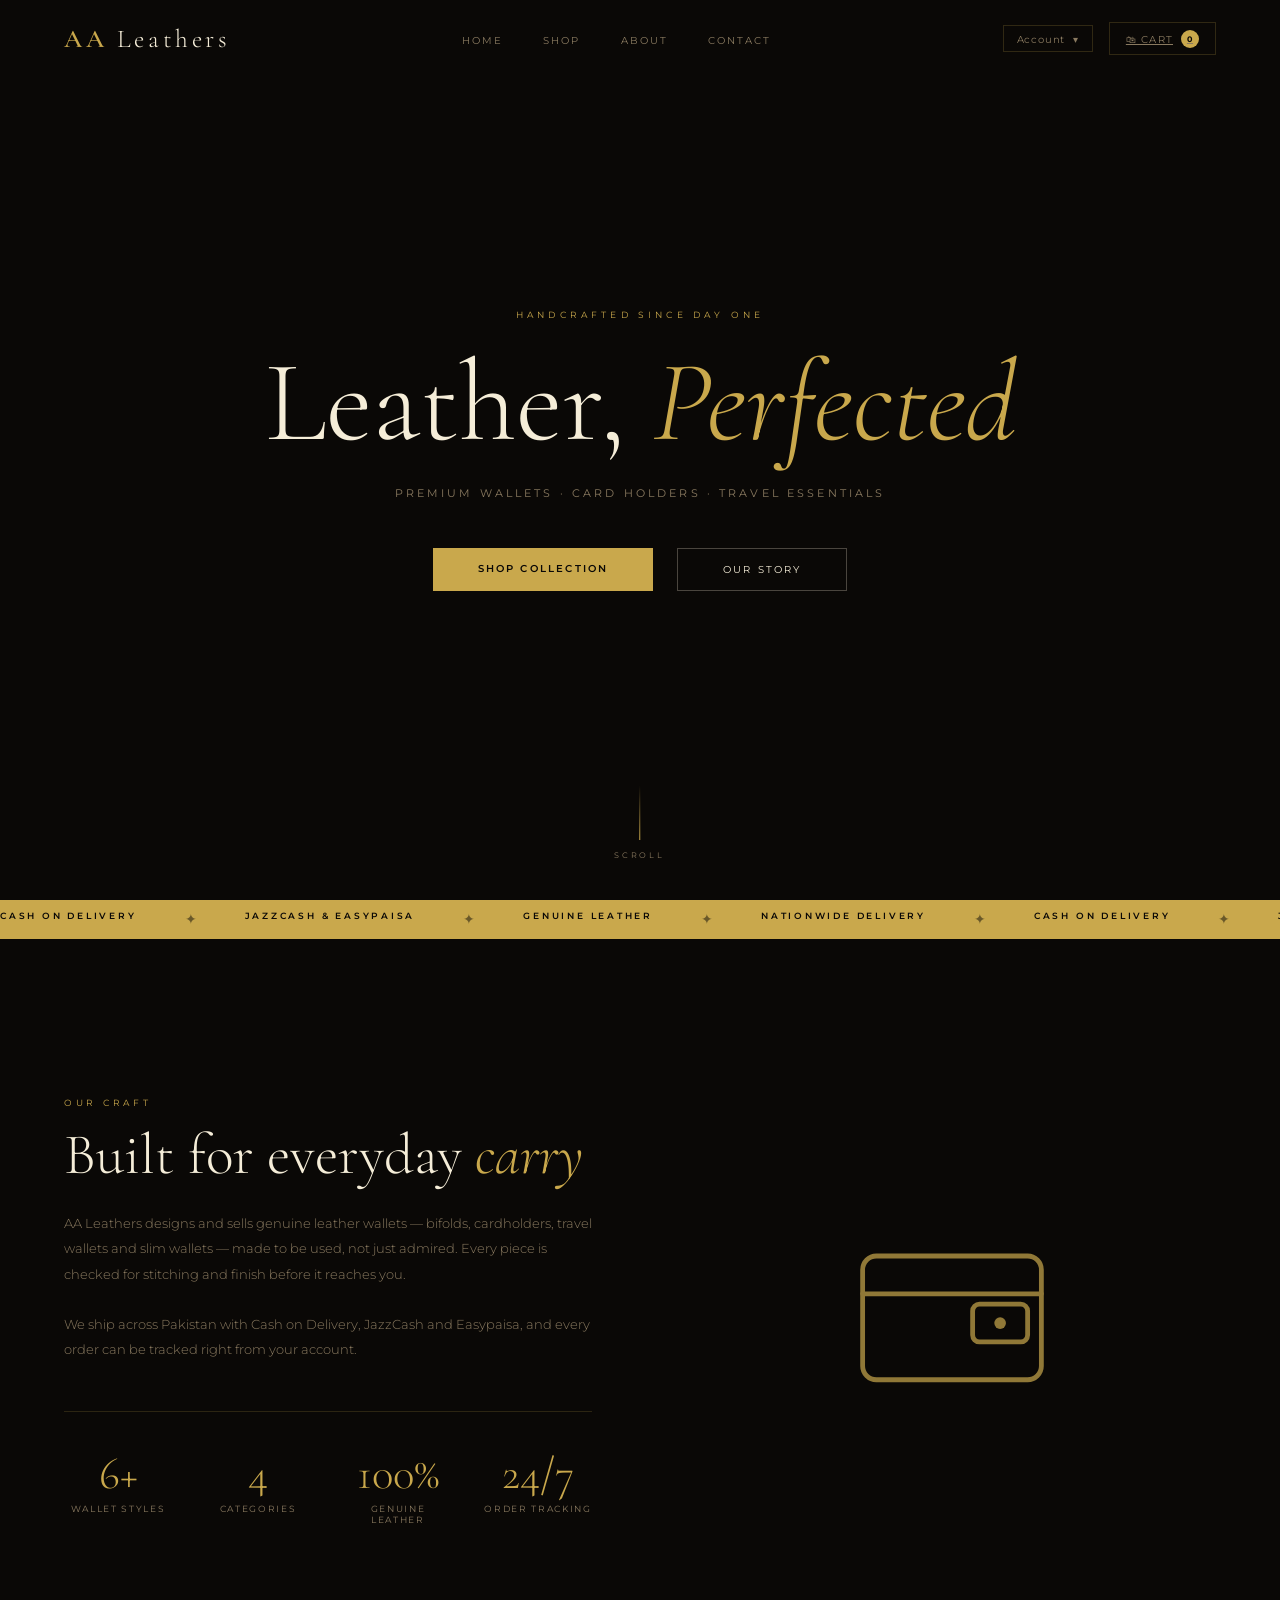
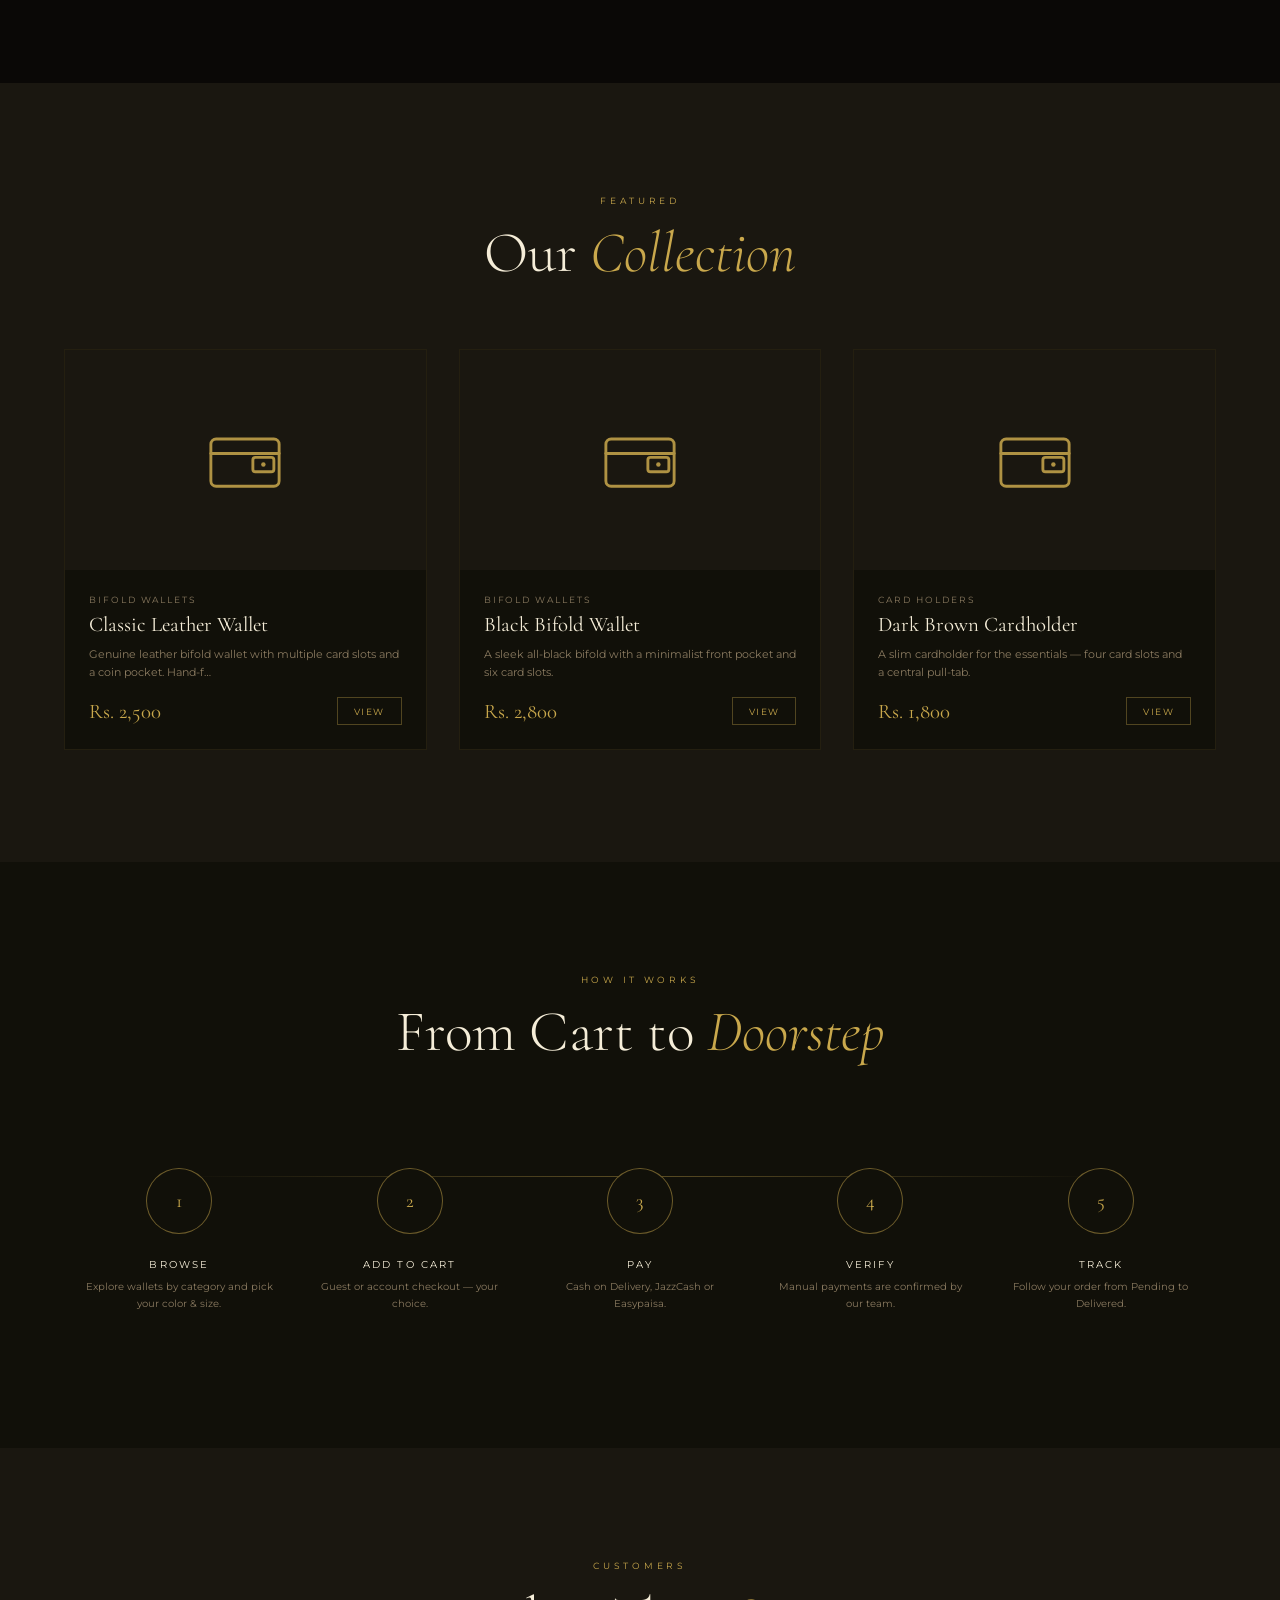
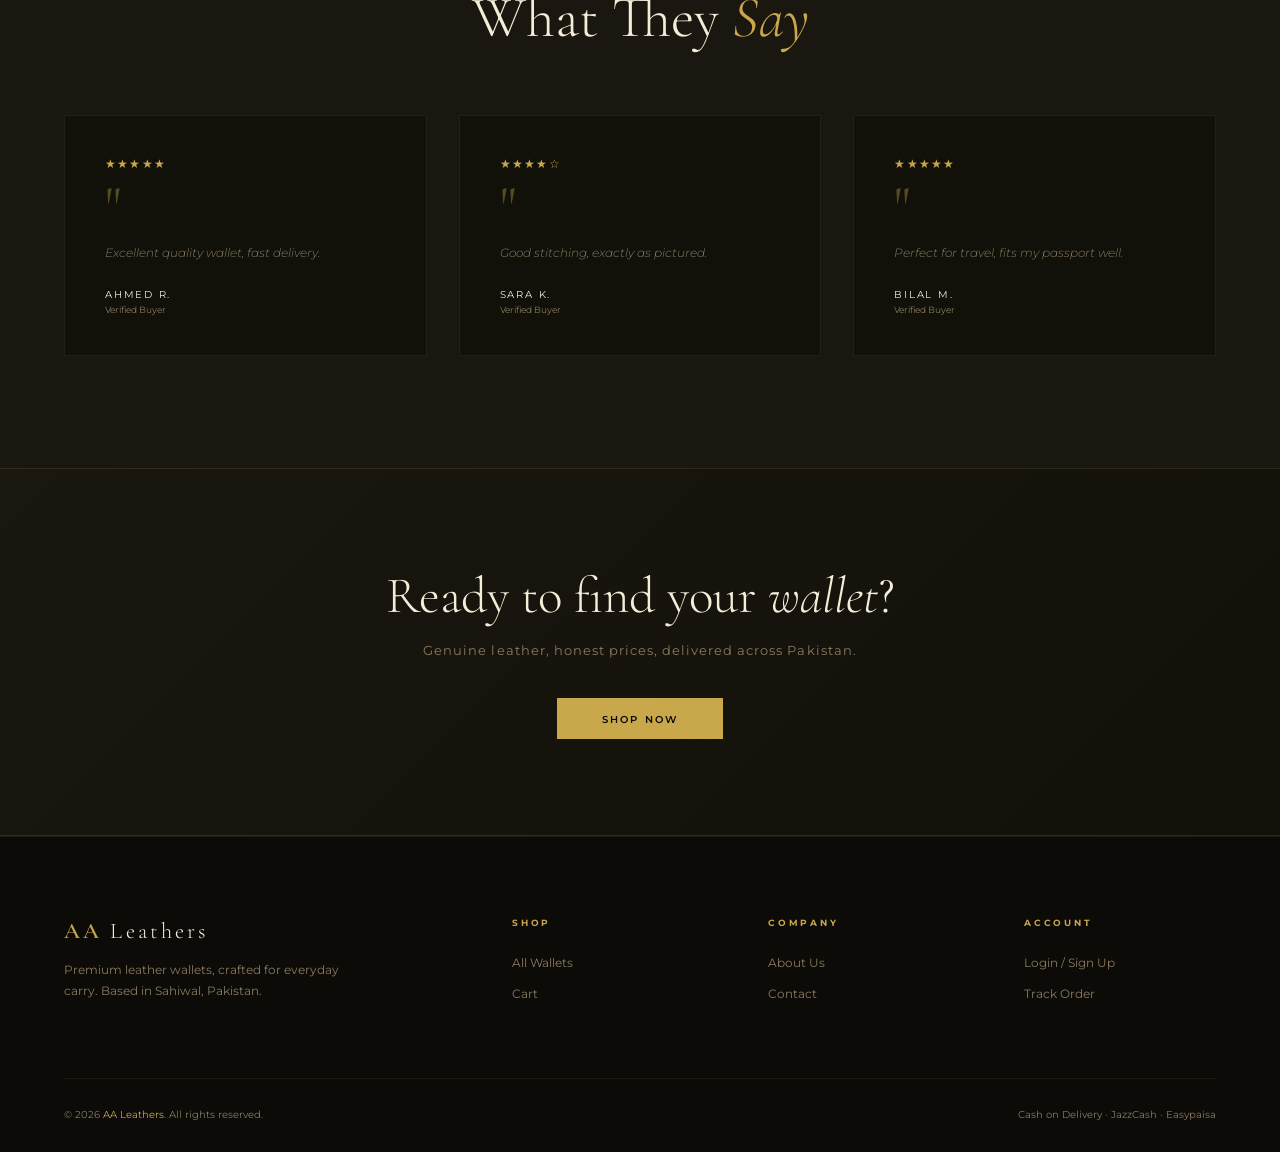
<file: index.html>
<!DOCTYPE html>
<html lang="en">
<head>
<meta charset="UTF-8">
<meta name="viewport" content="width=device-width, initial-scale=1.0">
<title>AA Leathers — Premium Leather Wallets</title>
<meta name="description" content="AA Leathers — handcrafted leather wallets, cardholders and travel wallets. Cash on Delivery, JazzCash & Easypaisa.">
<link href="https://fonts.googleapis.com/css2?family=Cormorant+Garamond:ital,wght@0,300;0,400;0,600;0,700;1,300;1,400&family=Montserrat:wght@200;300;400;500;600&display=swap" rel="stylesheet">
<link rel="stylesheet" href="css/style.css">
</head>
<body>

<nav id="navbar">
  <a href="index.html" class="nav-logo">AA<span> Leathers</span></a>
  <ul class="nav-links" id="navLinks">
    <li><a href="index.html">Home</a></li>
    <li><a href="products.html">Shop</a></li>
    <li><a href="about.html">About</a></li>
    <li><a href="contact.html">Contact</a></li>
  </ul>
  <div class="nav-right">
    <div class="account-menu" id="accountMenu">
      <button class="nav-user" id="accountToggle"><span id="accountLabel">Account</span> <span class="nav-user-label">▾</span></button>
      <div class="account-dropdown" id="accountDropdown">
        <a href="login.html">Login / Sign Up</a>
        <a href="user-profile.html">My Account</a>
      </div>
    </div>
    <a href="cart.html" class="nav-cart">🛍 Cart <span class="cart-badge" data-cart-count>0</span></a>
    <button class="nav-toggle" id="navToggle"><span></span><span></span><span></span></button>
  </div>
</nav>

<section id="hero">
  <div class="hero-content">
    <div class="hero-eyebrow">Handcrafted Since Day One</div>
    <h1 class="hero-title">Leather, <em>Perfected</em></h1>
    <div class="hero-subtitle">Premium Wallets · Card Holders · Travel Essentials</div>
    <div class="hero-actions">
      <a href="products.html" class="btn-gold" style="text-decoration:none;display:inline-block">Shop Collection</a>
      <a href="about.html" class="btn-outline" style="text-decoration:none;display:inline-block">Our Story</a>
    </div>
  </div>
  <div class="scroll-cue">
    <div class="scroll-line"></div>
    <div class="scroll-text">Scroll</div>
  </div>
</section>

<div class="marquee-band">
  <div class="marquee-inner">
    <span class="m-item">Cash on Delivery</span><span class="m-dot">✦</span>
    <span class="m-item">JazzCash &amp; Easypaisa</span><span class="m-dot">✦</span>
    <span class="m-item">Genuine Leather</span><span class="m-dot">✦</span>
    <span class="m-item">Nationwide Delivery</span><span class="m-dot">✦</span>
    <span class="m-item">Cash on Delivery</span><span class="m-dot">✦</span>
    <span class="m-item">JazzCash &amp; Easypaisa</span><span class="m-dot">✦</span>
    <span class="m-item">Genuine Leather</span><span class="m-dot">✦</span>
    <span class="m-item">Nationwide Delivery</span><span class="m-dot">✦</span>
  </div>
</div>

<section class="home-section">
  <div class="about-grid">
    <div class="about-body">
      <div class="sec-label">Our Craft</div>
      <h2 class="sec-title">Built for everyday <em>carry</em></h2>
      <p>AA Leathers designs and sells genuine leather wallets — bifolds, cardholders, travel wallets and slim wallets — made to be used, not just admired. Every piece is checked for stitching and finish before it reaches you.</p>
      <p>We ship across Pakistan with Cash on Delivery, JazzCash and Easypaisa, and every order can be tracked right from your account.</p>
      <div class="stats-row">
        <div class="stat-item"><div class="stat-num">6+</div><div class="stat-lbl">Wallet Styles</div></div>
        <div class="stat-item"><div class="stat-num">4</div><div class="stat-lbl">Categories</div></div>
        <div class="stat-item"><div class="stat-num">100%</div><div class="stat-lbl">Genuine Leather</div></div>
        <div class="stat-item"><div class="stat-num">24/7</div><div class="stat-lbl">Order Tracking</div></div>
      </div>
    </div>
    <div class="about-visual">
      <div class="wallet-icon" style="width:220px;height:220px;opacity:.7;margin:0 auto"><svg viewBox="0 0 64 64" class="wallet-icon-svg" fill="none" stroke="currentColor" stroke-width="1.4" stroke-linecap="round" stroke-linejoin="round"><rect x="6" y="16" width="52" height="36" rx="4"/><path d="M6 27h52"/><rect x="38" y="30" width="16" height="11" rx="2"/><circle cx="46" cy="35.5" r="1.7" fill="currentColor" stroke="none"/></svg></div>
    </div>
  </div>
</section>

<section class="home-section collections-section">
  <div class="sec-header">
    <div class="sec-label" style="justify-content:center;display:flex">Featured</div>
    <h2 class="sec-title">Our <em>Collection</em></h2>
  </div>
  <div class="home-grid" id="featuredGrid"></div>
</section>

<section class="home-section process-section">
  <div class="sec-label" style="justify-content:center;display:flex">How It Works</div>
  <h2 class="sec-title">From Cart to <em>Doorstep</em></h2>
  <div class="process-row">
    <div class="proc-step"><div class="proc-num">1</div><div class="proc-title">Browse</div><div class="proc-desc">Explore wallets by category and pick your color &amp; size.</div></div>
    <div class="proc-step"><div class="proc-num">2</div><div class="proc-title">Add to Cart</div><div class="proc-desc">Guest or account checkout — your choice.</div></div>
    <div class="proc-step"><div class="proc-num">3</div><div class="proc-title">Pay</div><div class="proc-desc">Cash on Delivery, JazzCash or Easypaisa.</div></div>
    <div class="proc-step"><div class="proc-num">4</div><div class="proc-title">Verify</div><div class="proc-desc">Manual payments are confirmed by our team.</div></div>
    <div class="proc-step"><div class="proc-num">5</div><div class="proc-title">Track</div><div class="proc-desc">Follow your order from Pending to Delivered.</div></div>
  </div>
</section>

<section class="home-section reviews-section">
  <div class="sec-header">
    <div class="sec-label" style="justify-content:center;display:flex">Customers</div>
    <h2 class="sec-title">What They <em>Say</em></h2>
  </div>
  <div class="reviews-grid" id="reviewsGrid"></div>
</section>

<section class="cta-banner">
  <h2>Ready to find your <em>wallet</em>?</h2>
  <p>Genuine leather, honest prices, delivered across Pakistan.</p>
  <a href="products.html" class="btn-gold" style="text-decoration:none;display:inline-block">Shop Now</a>
</section>

<footer>
  <div class="footer-grid">
    <div class="footer-brand">
      <a href="index.html" class="nav-logo">AA<span> Leathers</span></a>
      <p>Premium leather wallets, crafted for everyday carry. Based in Sahiwal, Pakistan.</p>
    </div>
    <div class="footer-col"><h4>Shop</h4><ul>
      <li><a href="products.html">All Wallets</a></li>
      <li><a href="cart.html">Cart</a></li>
    </ul></div>
    <div class="footer-col"><h4>Company</h4><ul>
      <li><a href="about.html">About Us</a></li>
      <li><a href="contact.html">Contact</a></li>
    </ul></div>
    <div class="footer-col"><h4>Account</h4><ul>
      <li><a href="login.html">Login / Sign Up</a></li>
      <li><a href="user-profile.html">Track Order</a></li>
    </ul></div>
  </div>
  <div class="footer-bottom">
    <div class="footer-copy">© 2026 <span>AA Leathers</span>. All rights reserved.</div>
    <div class="footer-copy">Cash on Delivery · JazzCash · Easypaisa</div>
  </div>
</footer>

<script src="js/data.js"></script>
<script src="js/ui.js"></script>
<script src="js/home.js"></script>
</body>
</html>
</file>
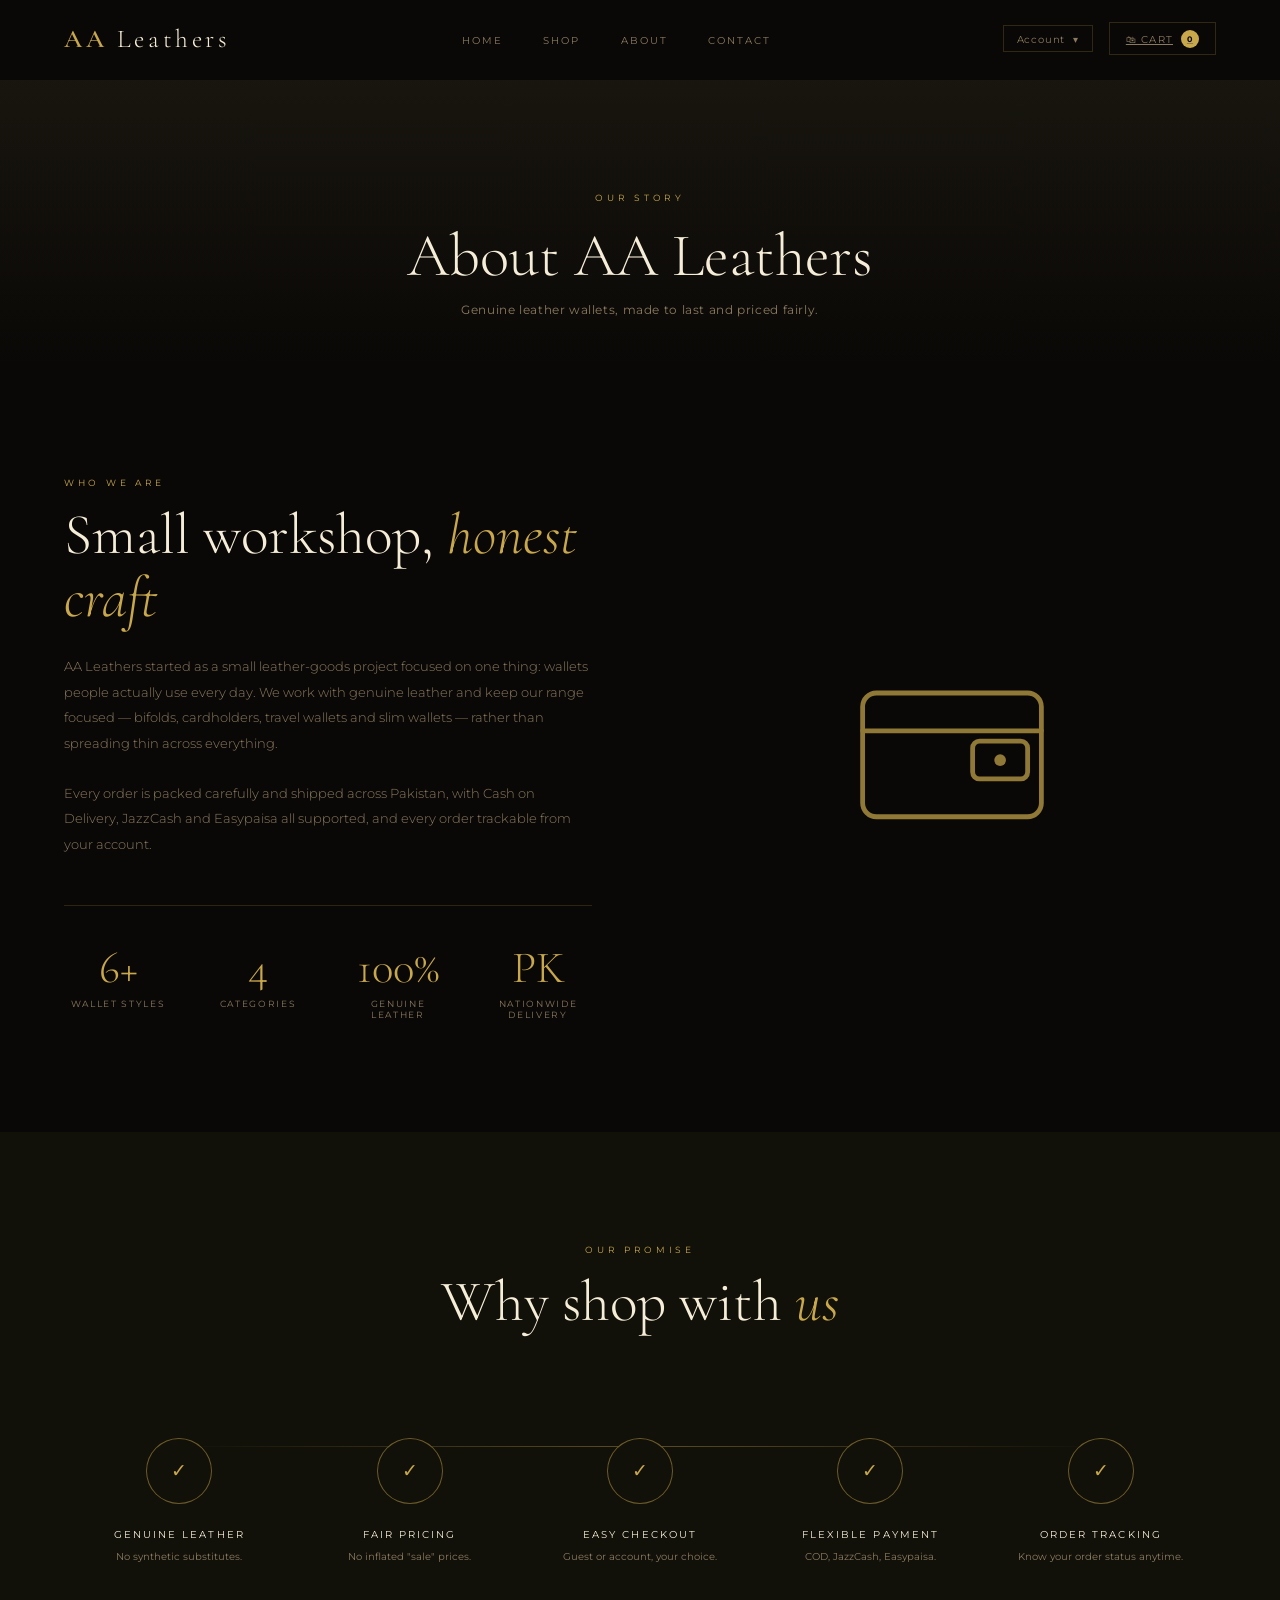
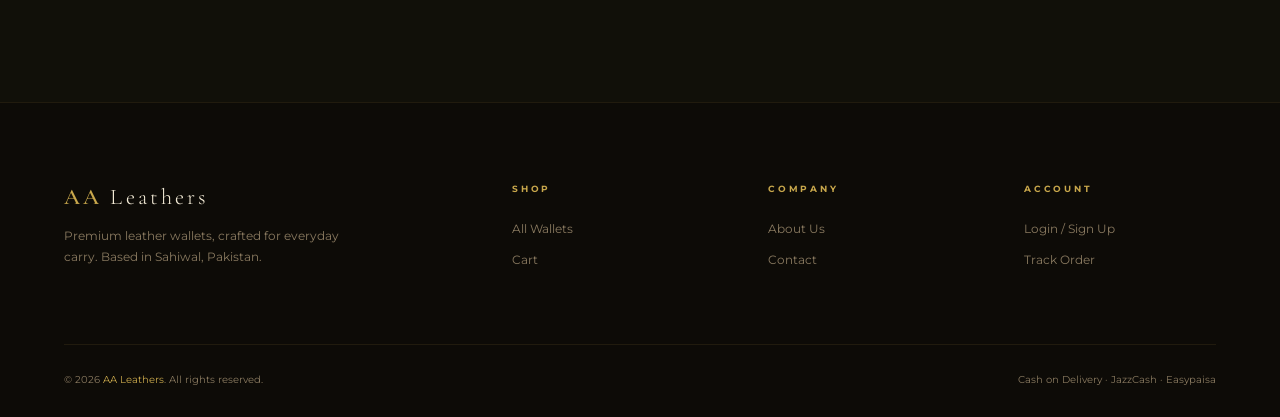
<file: about.html>
<!DOCTYPE html>
<html lang="en">
<head>
<meta charset="UTF-8">
<meta name="viewport" content="width=device-width, initial-scale=1.0">
<title>About Us — AA Leathers</title>
<link href="https://fonts.googleapis.com/css2?family=Cormorant+Garamond:ital,wght@0,300;0,400;0,600;0,700;1,300;1,400&family=Montserrat:wght@200;300;400;500;600&display=swap" rel="stylesheet">
<link rel="stylesheet" href="css/style.css">
</head>
<body>

<nav id="navbar">
  <a href="index.html" class="nav-logo">AA<span> Leathers</span></a>
  <ul class="nav-links" id="navLinks">
    <li><a href="index.html">Home</a></li>
    <li><a href="products.html">Shop</a></li>
    <li><a href="about.html">About</a></li>
    <li><a href="contact.html">Contact</a></li>
  </ul>
  <div class="nav-right">
    <div class="account-menu" id="accountMenu">
      <button class="nav-user" id="accountToggle"><span id="accountLabel">Account</span> <span class="nav-user-label">▾</span></button>
      <div class="account-dropdown" id="accountDropdown">
        <a href="login.html">Login / Sign Up</a>
        <a href="user-profile.html">My Account</a>
      </div>
    </div>
    <a href="cart.html" class="nav-cart">🛍 Cart <span class="cart-badge" data-cart-count>0</span></a>
    <button class="nav-toggle" id="navToggle"><span></span><span></span><span></span></button>
  </div>
</nav>

<div style="padding-top:80px">
  <div class="page-header">
    <div class="sec-label">Our Story</div>
    <h1>About AA Leathers</h1>
    <p>Genuine leather wallets, made to last and priced fairly.</p>
  </div>

  <section class="home-section">
    <div class="about-grid">
      <div class="about-body">
        <div class="sec-label">Who We Are</div>
        <h2 class="sec-title">Small workshop, <em>honest craft</em></h2>
        <p>AA Leathers started as a small leather-goods project focused on one thing: wallets people actually use every day. We work with genuine leather and keep our range focused — bifolds, cardholders, travel wallets and slim wallets — rather than spreading thin across everything.</p>
        <p>Every order is packed carefully and shipped across Pakistan, with Cash on Delivery, JazzCash and Easypaisa all supported, and every order trackable from your account.</p>
        <div class="stats-row">
          <div class="stat-item"><div class="stat-num">6+</div><div class="stat-lbl">Wallet Styles</div></div>
          <div class="stat-item"><div class="stat-num">4</div><div class="stat-lbl">Categories</div></div>
          <div class="stat-item"><div class="stat-num">100%</div><div class="stat-lbl">Genuine Leather</div></div>
          <div class="stat-item"><div class="stat-num">PK</div><div class="stat-lbl">Nationwide Delivery</div></div>
        </div>
      </div>
      <div class="about-visual">
        <div class="wallet-icon" style="width:220px;height:220px;opacity:.7;margin:0 auto"><svg viewBox="0 0 64 64" class="wallet-icon-svg" fill="none" stroke="currentColor" stroke-width="1.4" stroke-linecap="round" stroke-linejoin="round"><rect x="6" y="16" width="52" height="36" rx="4"/><path d="M6 27h52"/><rect x="38" y="30" width="16" height="11" rx="2"/><circle cx="46" cy="35.5" r="1.7" fill="currentColor" stroke="none"/></svg></div>
      </div>
    </div>
  </section>

  <section class="home-section process-section">
    <div class="sec-label" style="justify-content:center;display:flex">Our Promise</div>
    <h2 class="sec-title">Why shop with <em>us</em></h2>
    <div class="process-row">
      <div class="proc-step"><div class="proc-num">✓</div><div class="proc-title">Genuine Leather</div><div class="proc-desc">No synthetic substitutes.</div></div>
      <div class="proc-step"><div class="proc-num">✓</div><div class="proc-title">Fair Pricing</div><div class="proc-desc">No inflated "sale" prices.</div></div>
      <div class="proc-step"><div class="proc-num">✓</div><div class="proc-title">Easy Checkout</div><div class="proc-desc">Guest or account, your choice.</div></div>
      <div class="proc-step"><div class="proc-num">✓</div><div class="proc-title">Flexible Payment</div><div class="proc-desc">COD, JazzCash, Easypaisa.</div></div>
      <div class="proc-step"><div class="proc-num">✓</div><div class="proc-title">Order Tracking</div><div class="proc-desc">Know your order status anytime.</div></div>
    </div>
  </section>
</div>

<footer>
  <div class="footer-grid">
    <div class="footer-brand">
      <a href="index.html" class="nav-logo">AA<span> Leathers</span></a>
      <p>Premium leather wallets, crafted for everyday carry. Based in Sahiwal, Pakistan.</p>
    </div>
    <div class="footer-col"><h4>Shop</h4><ul>
      <li><a href="products.html">All Wallets</a></li>
      <li><a href="cart.html">Cart</a></li>
    </ul></div>
    <div class="footer-col"><h4>Company</h4><ul>
      <li><a href="about.html">About Us</a></li>
      <li><a href="contact.html">Contact</a></li>
    </ul></div>
    <div class="footer-col"><h4>Account</h4><ul>
      <li><a href="login.html">Login / Sign Up</a></li>
      <li><a href="user-profile.html">Track Order</a></li>
    </ul></div>
  </div>
  <div class="footer-bottom">
    <div class="footer-copy">© 2026 <span>AA Leathers</span>. All rights reserved.</div>
    <div class="footer-copy">Cash on Delivery · JazzCash · Easypaisa</div>
  </div>
</footer>

<script src="js/data.js"></script>
<script src="js/ui.js"></script>
</body>
</html>
</file>
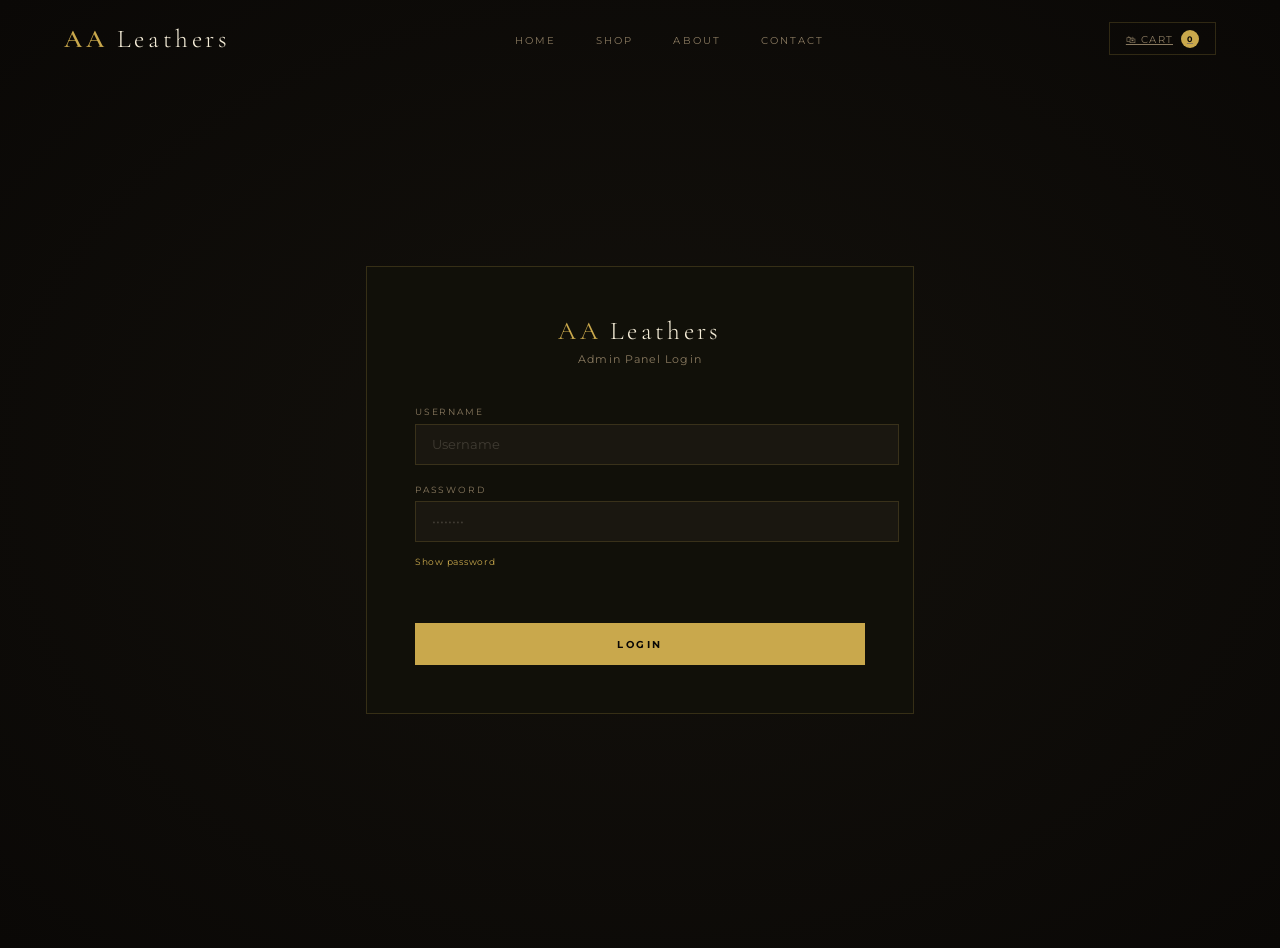
<file: admin-inventory.html>
<!DOCTYPE html>
<html lang="en">
<head>
<meta charset="UTF-8">
<meta name="viewport" content="width=device-width, initial-scale=1.0">
<title>Inventory — AA Leathers Admin</title>
<link href="https://fonts.googleapis.com/css2?family=Cormorant+Garamond:ital,wght@0,300;0,400;0,600;0,700;1,300;1,400&family=Montserrat:wght@200;300;400;500;600&display=swap" rel="stylesheet">
<link rel="stylesheet" href="css/style.css">
</head>
<body>

<nav id="navbar">
  <a href="index.html" class="nav-logo">AA<span> Leathers</span></a>
  <ul class="nav-links" id="navLinks">
    <li><a href="admin.html">Dashboard</a></li>
    <li><a href="admin-inventory.html">Inventory</a></li>
    <li><a href="admin-profile.html">Profile</a></li>
    <li><a href="index.html">View Store</a></li>
  </ul>
  <div class="nav-right">
    <span id="accountLabel" style="font-size:.62rem;letter-spacing:.1em;color:var(--muted)"></span>
    <button class="nav-btn" onclick="doAdminLogout()">Logout</button>
    <button class="nav-toggle" id="navToggle"><span></span><span></span><span></span></button>
  </div>
</nav>

<div style="padding-top:80px">
  <div class="page-header" style="padding-top:3rem">
    <div class="sec-label">Admin Panel</div>
    <h1>Inventory Manager</h1>
    <p>Manage products, categories, variants, images and stock.</p>
  </div>

  <section class="home-section" style="padding-top:1rem">

    <!-- Categories -->
    <div class="co-section">
      <div class="co-sec-lbl">Categories</div>
      <div class="inline-actions" id="categoryChips" style="margin-bottom:1rem"></div>
      <div style="display:flex;gap:.6rem;max-width:420px">
        <input class="f-inp" id="newCategoryName" placeholder="New category name">
        <button class="nav-btn solid" style="white-space:nowrap" onclick="addCategory()">Add</button>
      </div>
    </div>

    <!-- Product Form -->
    <div class="co-section">
      <div class="co-sec-lbl" id="formTitle">Add New Product</div>
      <input type="hidden" id="productId">
      <div class="admin-form-grid" style="margin-bottom:1rem">
        <div class="form-group"><label class="f-lbl">Product Name</label><input class="f-inp" id="productName" placeholder="e.g. Classic Leather Wallet"></div>
        <div class="form-group"><label class="f-lbl">Article Number</label><input class="f-inp" id="productArticle" placeholder="e.g. AA107"></div>
        <div class="form-group"><label class="f-lbl">Category</label><select class="co-select" id="productCategory"></select></div>
        <div class="form-group"><label class="f-lbl">Price (Rs.)</label><input class="f-inp" type="number" id="productPrice" placeholder="e.g. 2500"></div>
        <div class="form-group">
          <label class="f-lbl">Active</label>
          <select class="co-select" id="productActive"><option value="true">Active</option><option value="false">Deactivated</option></select>
        </div>
      </div>
      <div class="form-group" style="margin-bottom:1rem">
        <label class="f-lbl">Description</label>
        <textarea class="f-inp" id="productDescription" placeholder="Short description"></textarea>
      </div>
      <div class="form-group" style="margin-bottom:1.5rem">
        <label class="f-lbl">Product Photos (optional — compressed &amp; stored locally)</label>
        <input class="f-inp" type="file" id="productImages" accept="image/*" multiple>
        <div class="inline-actions" id="imagePreviews" style="margin-top:.7rem"></div>
      </div>

      <div class="co-sec-lbl">Variants (Color / Size / Stock)</div>
      <div class="admin-form-grid" style="grid-template-columns:1fr 1fr 1fr auto;margin-bottom:.8rem">
        <div class="form-group"><input class="f-inp" id="variantColor" placeholder="Color e.g. Black"></div>
        <div class="form-group"><input class="f-inp" id="variantSize" placeholder="Size e.g. Standard"></div>
        <div class="form-group"><input class="f-inp" type="number" id="variantStock" placeholder="Stock e.g. 10"></div>
        <div class="form-group"><button class="admin-form-btn" style="margin-top:0" onclick="addVariantRow()">Add Variant</button></div>
      </div>
      <div class="table-wrap" style="margin-bottom:1.5rem">
        <table class="admin-table">
          <thead><tr><th>Color</th><th>Size</th><th>Stock</th><th>Variant Image</th><th></th></tr></thead>
          <tbody id="variantsTbody"></tbody>
        </table>
      </div>

      <div class="inline-actions">
        <button class="admin-form-btn" onclick="saveProduct()">Save Product</button>
        <button class="admin-form-btn" style="background:transparent;border:1px solid rgba(201,168,76,0.3);color:var(--gold)" onclick="resetProductForm()">Clear Form</button>
      </div>
    </div>

    <!-- Inventory Table -->
    <div class="co-section">
      <div class="co-sec-lbl">All Products</div>
      <div class="table-wrap">
        <table class="admin-table">
          <thead><tr><th></th><th>Name</th><th>Category</th><th>Price</th><th>Total Stock</th><th>Status</th><th>Actions</th></tr></thead>
          <tbody id="inventoryTbody"></tbody>
        </table>
      </div>
    </div>

  </section>
</div>

<script src="js/data.js"></script>
<script src="js/ui.js"></script>
<script src="js/admin-auth.js"></script>
<script src="js/inventory.js"></script>
</body>
</html>
</file>
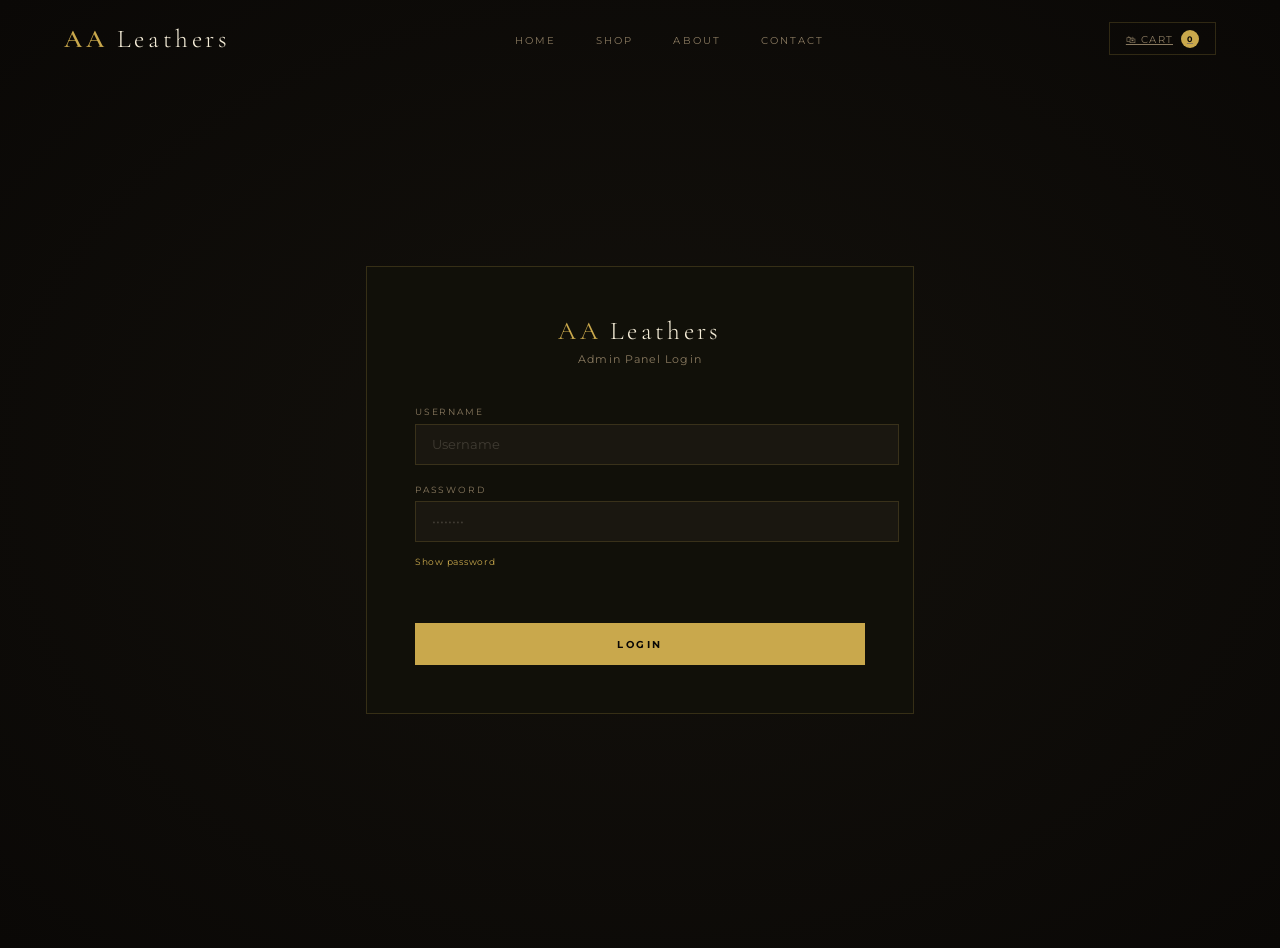
<file: admin-profile.html>
<!DOCTYPE html>
<html lang="en">
<head>
<meta charset="UTF-8">
<meta name="viewport" content="width=device-width, initial-scale=1.0">
<title>Admin Profile — AA Leathers</title>
<link href="https://fonts.googleapis.com/css2?family=Cormorant+Garamond:ital,wght@0,300;0,400;0,600;0,700;1,300;1,400&family=Montserrat:wght@200;300;400;500;600&display=swap" rel="stylesheet">
<link rel="stylesheet" href="css/style.css">
</head>
<body>

<nav id="navbar">
  <a href="index.html" class="nav-logo">AA<span> Leathers</span></a>
  <ul class="nav-links" id="navLinks">
    <li><a href="admin.html">Dashboard</a></li>
    <li><a href="admin-inventory.html">Inventory</a></li>
    <li><a href="admin-profile.html">Profile</a></li>
    <li><a href="index.html">View Store</a></li>
  </ul>
  <div class="nav-right">
    <span id="accountLabel" style="font-size:.62rem;letter-spacing:.1em;color:var(--muted)"></span>
    <button class="nav-btn" onclick="doAdminLogout()">Logout</button>
    <button class="nav-toggle" id="navToggle"><span></span><span></span><span></span></button>
  </div>
</nav>

<div style="padding-top:80px">
  <div class="page-header" style="padding-top:3rem">
    <div class="sec-label">Admin Panel</div>
    <h1>My Profile</h1>
    <p>Update your admin account details.</p>
  </div>

  <section class="home-section" style="padding-top:1rem;max-width:600px;margin:0 auto">
    <div class="co-section">
      <div class="co-sec-lbl">Account Details</div>
      <div class="f-grp" style="margin-bottom:1rem"><label class="f-lbl">Full Name</label><input class="f-inp" id="apName"></div>
      <div class="f-grp" style="margin-bottom:1rem"><label class="f-lbl">Email</label><input class="f-inp" id="apEmail"></div>
      <div class="f-grp" style="margin-bottom:1.5rem"><label class="f-lbl">New Password (leave blank to keep current)</label><input class="f-inp" type="password" id="apPassword" placeholder="••••••••"><div class="password-actions"><button type="button" class="show-password-btn" onclick="togglePassword('apPassword', this)">Show password</button></div></div>
      <button class="profile-save-btn" onclick="saveAdminProfile()">Save Changes</button>
    </div>
  </section>
</div>

<script src="js/data.js"></script>
<script src="js/ui.js"></script>
<script src="js/admin-auth.js"></script>
<script>
const _admin = requireAdmin();
if (_admin) {
  document.getElementById('apName').value = _admin.name;
  document.getElementById('apEmail').value = _admin.email;
}
function saveAdminProfile() {
  const admin = AA.adminSession();
  admin.name = document.getElementById('apName').value.trim();
  admin.email = document.getElementById('apEmail').value.trim();
  const pw = document.getElementById('apPassword').value;
  if (pw) admin.password = pw;
  AA.saveAdmins([admin]);
  AA.setAdminSession(admin);
  toast('Profile updated', 'success');
}
</script>
</body>
</html>
</file>
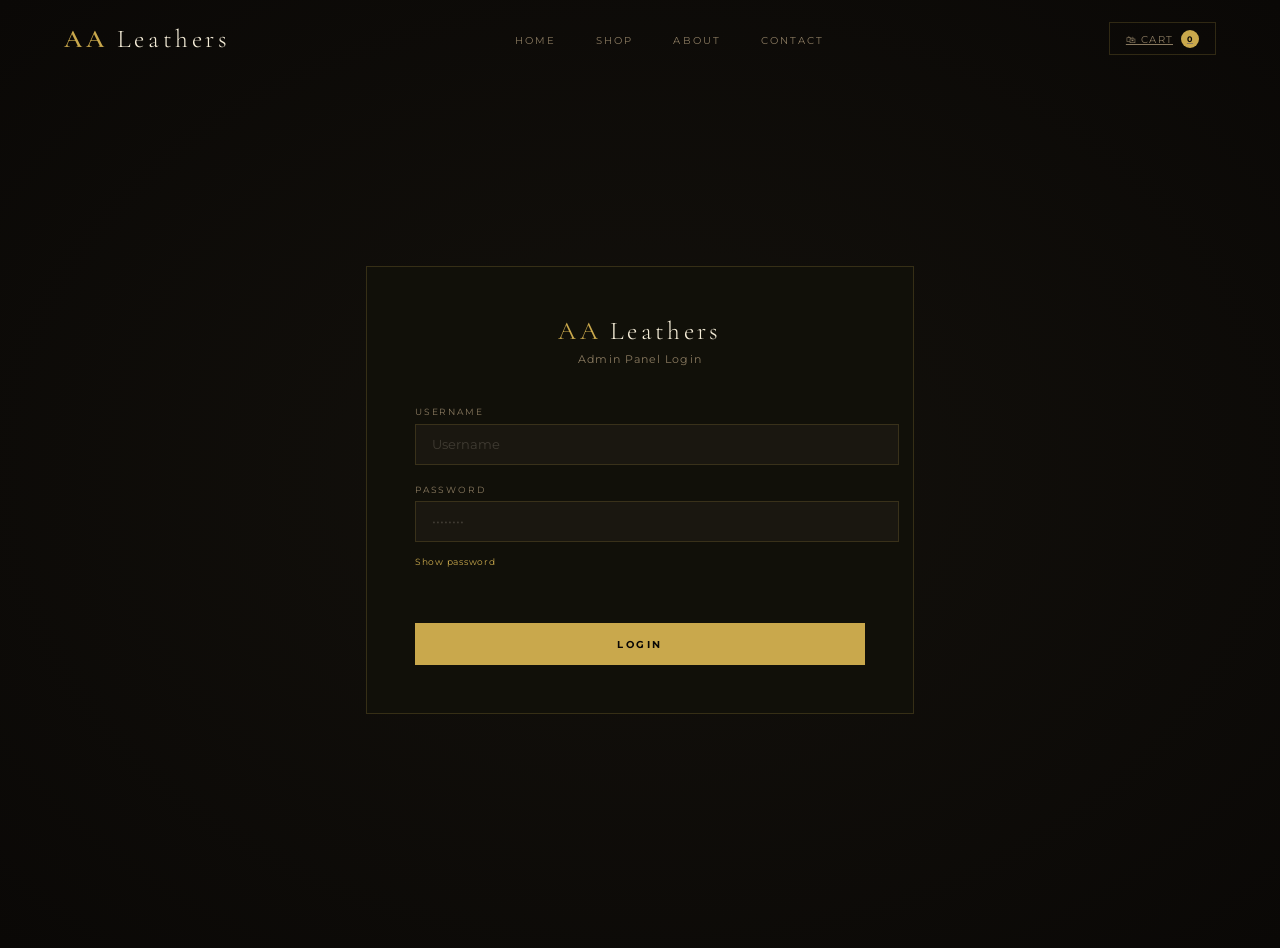
<file: admin.html>
<!DOCTYPE html>
<html lang="en">
<head>
<meta charset="UTF-8">
<meta name="viewport" content="width=device-width, initial-scale=1.0">
<title>Admin Dashboard — AA Leathers</title>
<link href="https://fonts.googleapis.com/css2?family=Cormorant+Garamond:ital,wght@0,300;0,400;0,600;0,700;1,300;1,400&family=Montserrat:wght@200;300;400;500;600&display=swap" rel="stylesheet">
<link rel="stylesheet" href="css/style.css">
</head>
<body>

<nav id="navbar">
  <a href="index.html" class="nav-logo">AA<span> Leathers</span></a>
  <ul class="nav-links" id="navLinks">
    <li><a href="admin.html">Dashboard</a></li>
    <li><a href="admin-inventory.html">Inventory</a></li>
    <li><a href="admin-profile.html">Profile</a></li>
    <li><a href="index.html">View Store</a></li>
  </ul>
  <div class="nav-right">
    <span id="accountLabel" style="font-size:.62rem;letter-spacing:.1em;color:var(--muted)"></span>
    <button class="nav-btn" onclick="doAdminLogout()">Logout</button>
    <button class="nav-toggle" id="navToggle"><span></span><span></span><span></span></button>
  </div>
</nav>

<div style="padding-top:80px">
  <div class="page-header" style="padding-top:3rem">
    <div class="sec-label">Admin Panel</div>
    <h1>Dashboard</h1>
    <p>Orders, payment verification, and delivery charges.</p>
  </div>

  <section class="home-section" style="padding-top:1rem">
    <div class="admin-stats">
      <div class="admin-stat"><div class="admin-stat-num" id="statProducts">0</div><div class="admin-stat-lbl">Products</div></div>
      <div class="admin-stat"><div class="admin-stat-num" id="statOrders">0</div><div class="admin-stat-lbl">Orders</div></div>
      <div class="admin-stat"><div class="admin-stat-num" id="statUsers">0</div><div class="admin-stat-lbl">Customers</div></div>
      <div class="admin-stat"><div class="admin-stat-num" id="statRevenue">0</div><div class="admin-stat-lbl">Revenue (PKR)</div></div>
    </div>

    <div class="admin-tabs">
      <button class="admin-tab active" id="tabOrders" onclick="switchAdminTab('orders')">Orders &amp; Payments</button>
      <button class="admin-tab" id="tabDelivery" onclick="switchAdminTab('delivery')">Delivery Charges</button>
      <button class="admin-tab" id="tabCustomers" onclick="switchAdminTab('customers')">Customers</button>
      <button class="admin-tab" id="tabReviews" onclick="switchAdminTab('reviews')">Reviews</button>
    </div>

    <div class="admin-section active" id="section-orders">
      <div class="table-wrap">
        <table class="admin-table">
          <thead><tr><th>Order ID</th><th>Customer</th><th>Total</th><th>Method</th><th>Payment</th><th>Status</th><th>Proof</th><th>Actions</th></tr></thead>
          <tbody id="ordersTbody"></tbody>
        </table>
      </div>
    </div>

    <div class="admin-section" id="section-delivery">
      <p class="section-note">Set the delivery charge applied per region at checkout (FR-17).</p>
      <div class="admin-form-grid" id="deliveryFormGrid" style="margin-bottom:1.5rem"></div>
      <div class="admin-form-grid">
        <div class="form-group"><label class="f-lbl">New Region Name</label><input class="f-inp" id="newRegionName" placeholder="e.g. Lahore"></div>
        <div class="form-group"><label class="f-lbl">Charge (Rs.)</label><input class="f-inp" type="number" id="newRegionCharge" placeholder="e.g. 250"></div>
      </div>
      <button class="admin-form-btn" onclick="addDeliveryRegion()">Add Region</button>
    </div>

    <div class="admin-section" id="section-customers">
      <div class="table-wrap">
        <table class="admin-table">
          <thead><tr><th>Name</th><th>Phone</th><th>Email</th><th>Orders</th><th>Joined</th></tr></thead>
          <tbody id="customersTbody"></tbody>
        </table>
      </div>

      <div class="admin-section" id="section-reviews">
        <div class="table-wrap">
          <table class="admin-table">
            <thead><tr><th>Product</th><th>Customer</th><th>Rating</th><th>Review</th><th>Date</th><th></th></tr></thead>
            <tbody id="reviewsTbody"></tbody>
          </table>
        </div>
      </div>
    </div>
  </section>
</div>

  <div id="orderDetailModal" class="order-detail-modal" aria-hidden="true"></div>

  <script src="js/data.js"></script>
<script src="js/ui.js"></script>
<script src="js/admin-auth.js"></script>
<script src="js/admin.js"></script>
</body>
</html>
</file>
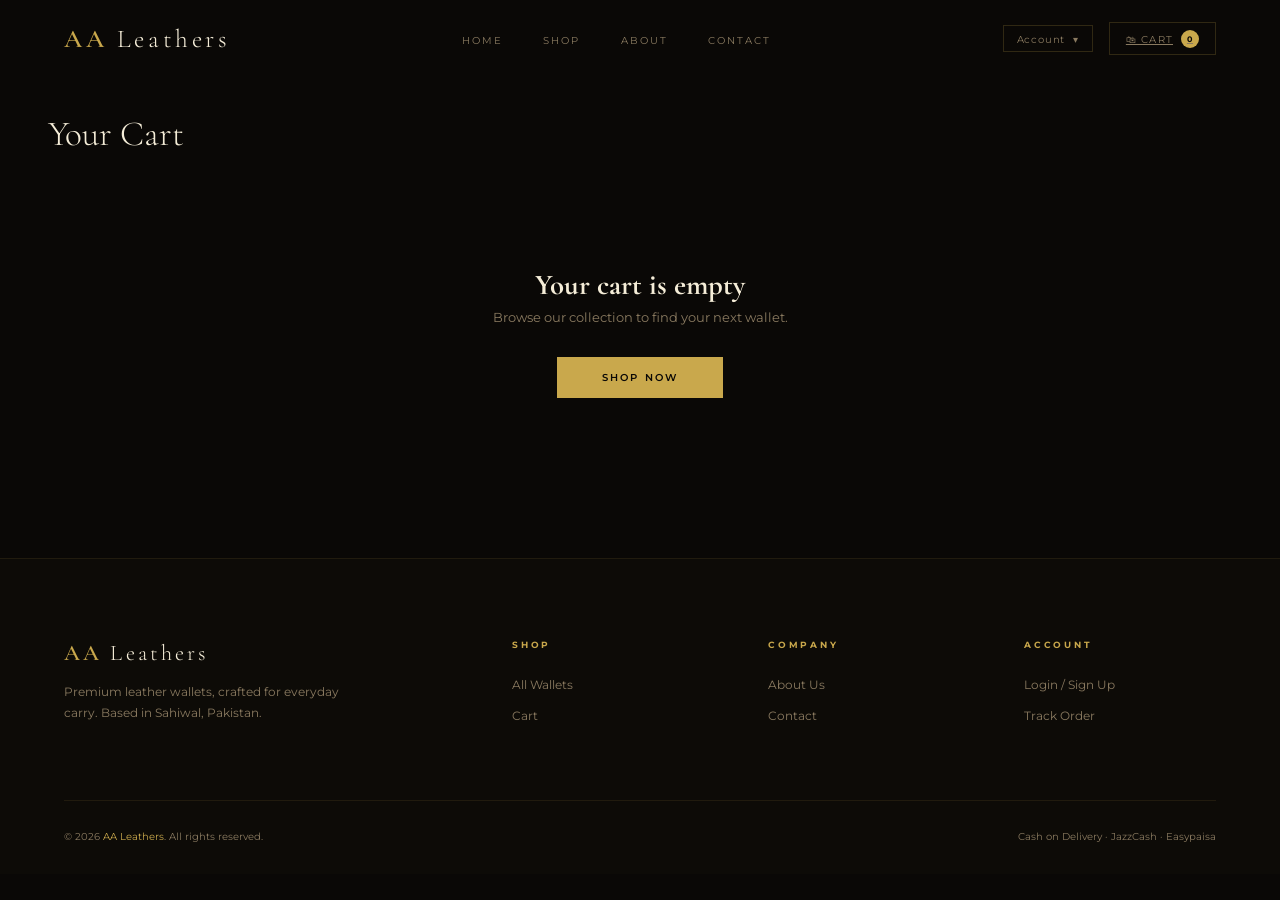
<file: cart.html>
<!DOCTYPE html>
<html lang="en">
<head>
<meta charset="UTF-8">
<meta name="viewport" content="width=device-width, initial-scale=1.0">
<title>Cart & Checkout — AA Leathers</title>
<link href="https://fonts.googleapis.com/css2?family=Cormorant+Garamond:ital,wght@0,300;0,400;0,600;0,700;1,300;1,400&family=Montserrat:wght@200;300;400;500;600&display=swap" rel="stylesheet">
<link rel="stylesheet" href="css/style.css">
</head>
<body>

<nav id="navbar">
  <a href="index.html" class="nav-logo">AA<span> Leathers</span></a>
  <ul class="nav-links" id="navLinks">
    <li><a href="index.html">Home</a></li>
    <li><a href="products.html">Shop</a></li>
    <li><a href="about.html">About</a></li>
    <li><a href="contact.html">Contact</a></li>
  </ul>
  <div class="nav-right">
    <div class="account-menu" id="accountMenu">
      <button class="nav-user" id="accountToggle"><span id="accountLabel">Account</span> <span class="nav-user-label">▾</span></button>
      <div class="account-dropdown" id="accountDropdown">
        <a href="login.html">Login / Sign Up</a>
        <a href="user-profile.html">My Account</a>
      </div>
    </div>
    <a href="cart.html" class="nav-cart">🛍 Cart <span class="cart-badge" data-cart-count>0</span></a>
    <button class="nav-toggle" id="navToggle"><span></span><span></span><span></span></button>
  </div>
</nav>

<div style="padding-top:80px">

  <!-- ═══ CART VIEW ═══ -->
  <div id="cartView" class="cart-page-wrap">
    <h1 class="page-title">Your Cart</h1>
    <div id="cartContent"></div>
  </div>

  <!-- ═══ CHECKOUT VIEW ═══ -->
  <div id="checkoutView" class="co-wrap" style="display:none">
    <h1 class="co-title">Checkout</h1>
    <div class="co-steps">
      <div class="co-step" id="step1Tab">1. Delivery Details</div>
      <div class="co-step" id="step2Tab">2. Payment</div>
      <div class="co-step" id="step3Tab">3. Review &amp; Place Order</div>
    </div>
    <div class="co-grid">
      <div class="co-main">

        <!-- Step 1: Delivery -->
        <div class="co-panel" id="panelDelivery">
          <div class="co-section">
            <div class="co-sec-lbl">Contact &amp; Delivery Details</div>
            <div class="co-grid2" style="margin-bottom:1rem">
              <div class="f-grp"><label class="f-lbl">Full Name</label><input class="f-inp" id="custName" placeholder="e.g. Ali Raza"></div>
              <div class="f-grp"><label class="f-lbl">Phone Number</label><input class="f-inp" id="custPhone" placeholder="03xx-xxxxxxx"></div>
            </div>
            <div class="f-grp" style="margin-bottom:1rem">
              <label class="f-lbl">Delivery Address</label>
              <textarea class="f-inp" id="custAddress" placeholder="House #, Street, Area, City"></textarea>
            </div>
            <div class="f-grp">
              <label class="f-lbl">Delivery Region</label>
              <select class="co-select" id="custRegion"></select>
            </div>
          </div>
          <button class="co-next-btn" onclick="goToStep(2)">Continue to Payment</button>
        </div>

        <!-- Step 2: Payment -->
        <div class="co-panel" id="panelPayment">
          <div class="co-section">
            <div class="co-sec-lbl">Select Payment Method</div>
            <div class="pay-opt" data-method="COD" onclick="selectPayment('COD')">
              <div class="pay-radio" id="radio-COD"></div>
              <div><div class="pay-name">Cash on Delivery</div><div class="pay-sub">Pay in cash when your order arrives</div></div>
            </div>
            <div class="pay-opt" data-method="JazzCash" onclick="selectPayment('JazzCash')">
              <div class="pay-radio" id="radio-JazzCash"></div>
              <div><div class="pay-name">JazzCash</div><div class="pay-sub">Manual transfer, verified by our team</div></div>
            </div>
            <div class="pay-opt" data-method="Easypaisa" onclick="selectPayment('Easypaisa')">
              <div class="pay-radio" id="radio-Easypaisa"></div>
              <div><div class="pay-name">Easypaisa</div><div class="pay-sub">Manual transfer, verified by our team</div></div>
            </div>

            <div id="manualPayBox" style="display:none;margin-top:1.5rem;border-top:1px solid rgba(201,168,76,0.12);padding-top:1.5rem">
              <p class="section-note">Send the total amount to the account below, then upload a screenshot as proof. Your order will show as <strong>Pending</strong> until our admin verifies the payment.</p>
              <p class="section-note">Account Title: <strong>AA Leathers</strong> &nbsp;|&nbsp; Account Number: <strong id="payAccountNumber">03xx-xxxxxxx</strong></p>
              <div class="f-grp">
                <label class="f-lbl">Upload Payment Screenshot</label>
                <input class="f-inp" type="file" id="paymentProof" accept="image/*">
                <div class="f-hint" id="proofFileName"></div>
              </div>
            </div>
          </div>
          <button class="co-back-lnk" onclick="goToStep(1)">← Back</button>
          <button class="co-next-btn" onclick="goToStep(3)">Continue to Review</button>
        </div>

        <!-- Step 3: Review -->
        <div class="co-panel" id="panelReview">
          <div class="co-section">
            <div class="co-sec-lbl">Review Your Order</div>
            <div id="reviewSummary"></div>
          </div>
          <button class="co-back-lnk" onclick="goToStep(2)">← Back</button>
          <button class="co-place-btn" onclick="placeOrder()">Place Order</button>
        </div>

      </div>
      <div class="co-sidebar">
        <div class="co-sum">
          <div class="co-sum-title">Order Summary</div>
          <div id="coSumItems"></div>
          <hr class="co-sum-divider">
          <div class="co-sum-item"><div class="co-sum-iname">Subtotal</div><div class="co-sum-iprice" id="coSubtotal">Rs. 0</div></div>
          <div class="co-sum-item"><div class="co-sum-iname">Delivery</div><div class="co-sum-iprice" id="coDelivery">Rs. 0</div></div>
          <hr class="co-sum-divider">
          <div class="co-sum-total"><div class="co-sum-tlbl">Total</div><div class="co-sum-tval" id="coTotal">Rs. 0</div></div>
        </div>
      </div>
    </div>
  </div>

  <!-- ═══ CONFIRMATION VIEW ═══ -->
  <div id="confirmView" class="co-wrap" style="display:none">
    <div class="order-confirm-wrap">
      <div class="oc-icon">✓</div>
      <div class="oc-title">Order Confirmed</div>
      <div class="oc-num" id="confirmOrderId">Order ID: —</div>
      <p class="oc-msg" id="confirmMsg">Thank you for your order. You can track its status anytime from My Account.</p>
      <a href="user-profile.html" class="btn-gold" style="text-decoration:none;display:inline-block;margin-right:1rem">Track Order</a>
      <a href="products.html" class="btn-outline" style="text-decoration:none;display:inline-block">Continue Shopping</a>
    </div>
  </div>

</div>

<footer>
  <div class="footer-grid">
    <div class="footer-brand">
      <a href="index.html" class="nav-logo">AA<span> Leathers</span></a>
      <p>Premium leather wallets, crafted for everyday carry. Based in Sahiwal, Pakistan.</p>
    </div>
    <div class="footer-col"><h4>Shop</h4><ul>
      <li><a href="products.html">All Wallets</a></li>
      <li><a href="cart.html">Cart</a></li>
    </ul></div>
    <div class="footer-col"><h4>Company</h4><ul>
      <li><a href="about.html">About Us</a></li>
      <li><a href="contact.html">Contact</a></li>
    </ul></div>
    <div class="footer-col"><h4>Account</h4><ul>
      <li><a href="login.html">Login / Sign Up</a></li>
      <li><a href="user-profile.html">Track Order</a></li>
    </ul></div>
  </div>
  <div class="footer-bottom">
    <div class="footer-copy">© 2026 <span>AA Leathers</span>. All rights reserved.</div>
    <div class="footer-copy">Cash on Delivery · JazzCash · Easypaisa</div>
  </div>
</footer>

<script src="js/data.js"></script>
<script src="js/ui.js"></script>
<script src="js/cart.js"></script>
</body>
</html>
</file>
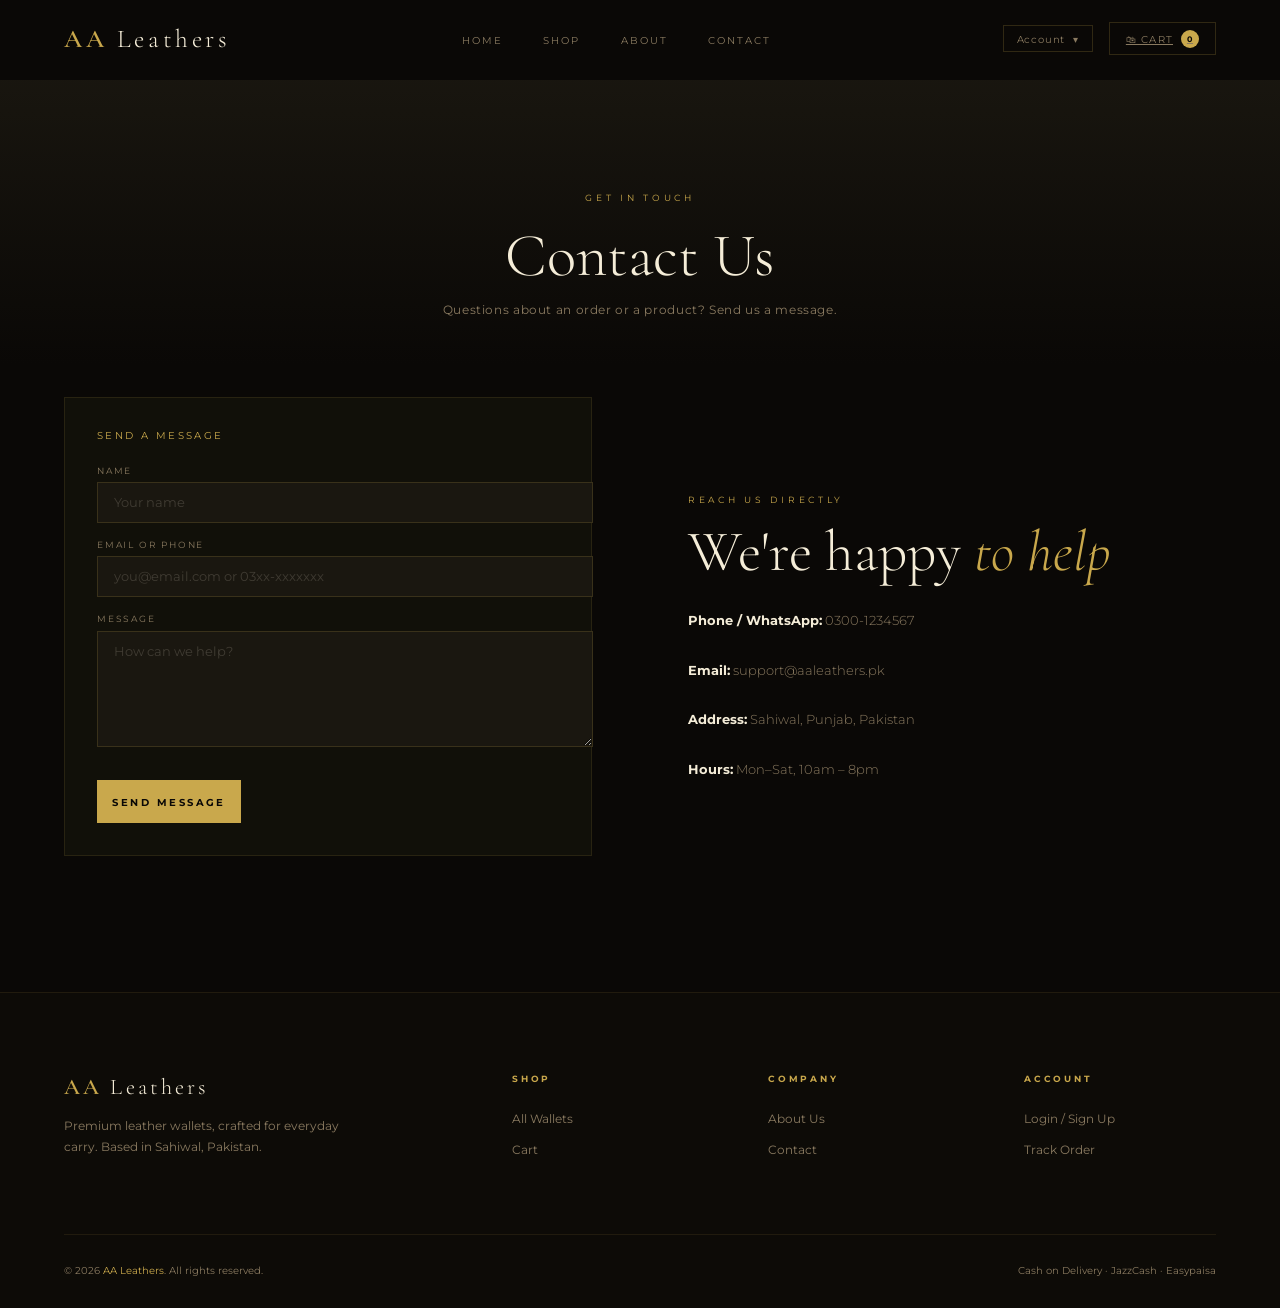
<file: contact.html>
<!DOCTYPE html>
<html lang="en">
<head>
<meta charset="UTF-8">
<meta name="viewport" content="width=device-width, initial-scale=1.0">
<title>Contact Us — AA Leathers</title>
<link href="https://fonts.googleapis.com/css2?family=Cormorant+Garamond:ital,wght@0,300;0,400;0,600;0,700;1,300;1,400&family=Montserrat:wght@200;300;400;500;600&display=swap" rel="stylesheet">
<link rel="stylesheet" href="css/style.css">
</head>
<body>

<nav id="navbar">
  <a href="index.html" class="nav-logo">AA<span> Leathers</span></a>
  <ul class="nav-links" id="navLinks">
    <li><a href="index.html">Home</a></li>
    <li><a href="products.html">Shop</a></li>
    <li><a href="about.html">About</a></li>
    <li><a href="contact.html">Contact</a></li>
  </ul>
  <div class="nav-right">
    <div class="account-menu" id="accountMenu">
      <button class="nav-user" id="accountToggle"><span id="accountLabel">Account</span> <span class="nav-user-label">▾</span></button>
      <div class="account-dropdown" id="accountDropdown">
        <a href="login.html">Login / Sign Up</a>
        <a href="user-profile.html">My Account</a>
      </div>
    </div>
    <a href="cart.html" class="nav-cart">🛍 Cart <span class="cart-badge" data-cart-count>0</span></a>
    <button class="nav-toggle" id="navToggle"><span></span><span></span><span></span></button>
  </div>
</nav>

<div style="padding-top:80px">
  <div class="page-header">
    <div class="sec-label">Get In Touch</div>
    <h1>Contact Us</h1>
    <p>Questions about an order or a product? Send us a message.</p>
  </div>

  <section class="home-section" style="padding-top:2rem">
    <div class="about-grid">
      <div class="co-section">
        <div class="co-sec-lbl">Send a Message</div>
        <div class="f-grp" style="margin-bottom:1rem"><label class="f-lbl">Name</label><input class="f-inp" id="cName" placeholder="Your name"></div>
        <div class="f-grp" style="margin-bottom:1rem"><label class="f-lbl">Email or Phone</label><input class="f-inp" id="cContact" placeholder="you@email.com or 03xx-xxxxxxx"></div>
        <div class="f-grp" style="margin-bottom:1rem"><label class="f-lbl">Message</label><textarea class="f-inp" id="cMessage" placeholder="How can we help?"></textarea></div>
        <div class="f-err" id="contactMsg"></div>
        <button class="f-btn" onclick="sendContact()">Send Message</button>
      </div>
      <div class="about-body">
        <div class="sec-label">Reach Us Directly</div>
        <h2 class="sec-title">We're happy <em>to help</em></h2>
        <p><strong style="color:var(--cream)">Phone / WhatsApp:</strong> 0300-1234567</p>
        <p><strong style="color:var(--cream)">Email:</strong> support@aaleathers.pk</p>
        <p><strong style="color:var(--cream)">Address:</strong> Sahiwal, Punjab, Pakistan</p>
        <p><strong style="color:var(--cream)">Hours:</strong> Mon–Sat, 10am – 8pm</p>
      </div>
    </div>
  </section>
</div>

<footer>
  <div class="footer-grid">
    <div class="footer-brand">
      <a href="index.html" class="nav-logo">AA<span> Leathers</span></a>
      <p>Premium leather wallets, crafted for everyday carry. Based in Sahiwal, Pakistan.</p>
    </div>
    <div class="footer-col"><h4>Shop</h4><ul>
      <li><a href="products.html">All Wallets</a></li>
      <li><a href="cart.html">Cart</a></li>
    </ul></div>
    <div class="footer-col"><h4>Company</h4><ul>
      <li><a href="about.html">About Us</a></li>
      <li><a href="contact.html">Contact</a></li>
    </ul></div>
    <div class="footer-col"><h4>Account</h4><ul>
      <li><a href="login.html">Login / Sign Up</a></li>
      <li><a href="user-profile.html">Track Order</a></li>
    </ul></div>
  </div>
  <div class="footer-bottom">
    <div class="footer-copy">© 2026 <span>AA Leathers</span>. All rights reserved.</div>
    <div class="footer-copy">Cash on Delivery · JazzCash · Easypaisa</div>
  </div>
</footer>

<script src="js/data.js"></script>
<script src="js/ui.js"></script>
<script>
function sendContact(){
  const name = document.getElementById('cName').value.trim();
  const msg = document.getElementById('cMessage').value.trim();
  const el = document.getElementById('contactMsg');
  if(!name || !msg){ el.style.color='var(--danger)'; el.textContent='Please fill in your name and message.'; return; }
  el.style.color='var(--success)';
  el.textContent='Thanks, '+name.split(' ')[0]+' — we\'ll get back to you soon.';
  document.getElementById('cName').value='';
  document.getElementById('cContact').value='';
  document.getElementById('cMessage').value='';
}
</script>
</body>
</html>
</file>
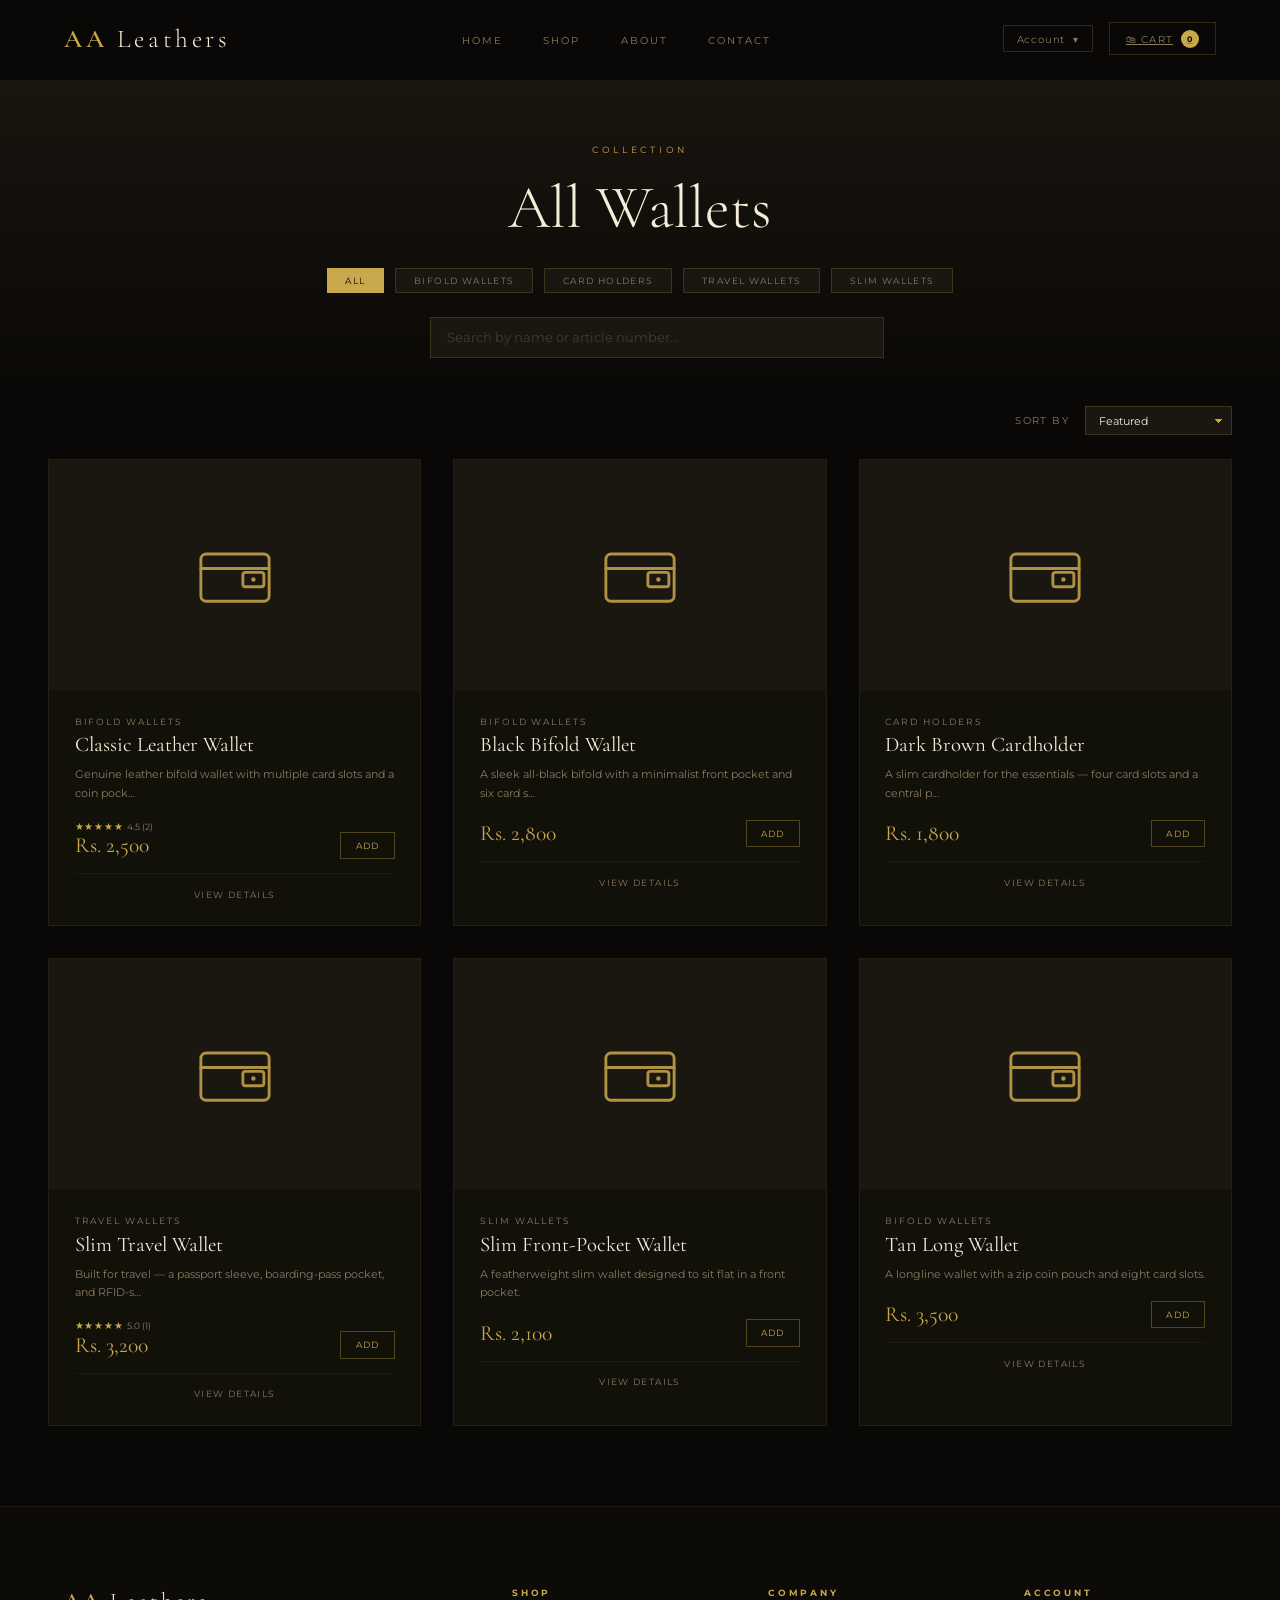
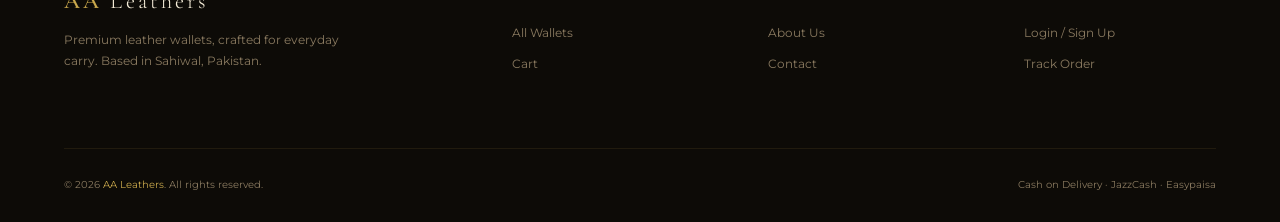
<file: products.html>
<!DOCTYPE html>
<html lang="en">
<head>
<meta charset="UTF-8">
<meta name="viewport" content="width=device-width, initial-scale=1.0">
<title>Shop — AA Leathers</title>
<link href="https://fonts.googleapis.com/css2?family=Cormorant+Garamond:ital,wght@0,300;0,400;0,600;0,700;1,300;1,400&family=Montserrat:wght@200;300;400;500;600&display=swap" rel="stylesheet">
<link rel="stylesheet" href="css/style.css">
</head>
<body>

<nav id="navbar">
  <a href="index.html" class="nav-logo">AA<span> Leathers</span></a>
  <ul class="nav-links" id="navLinks">
    <li><a href="index.html">Home</a></li>
    <li><a href="products.html">Shop</a></li>
    <li><a href="about.html">About</a></li>
    <li><a href="contact.html">Contact</a></li>
  </ul>
  <div class="nav-right">
    <div class="account-menu" id="accountMenu">
      <button class="nav-user" id="accountToggle"><span id="accountLabel">Account</span> <span class="nav-user-label">▾</span></button>
      <div class="account-dropdown" id="accountDropdown">
        <a href="login.html">Login / Sign Up</a>
        <a href="user-profile.html">My Account</a>
      </div>
    </div>
    <a href="cart.html" class="nav-cart">🛍 Cart <span class="cart-badge" data-cart-count>0</span></a>
    <button class="nav-toggle" id="navToggle"><span></span><span></span><span></span></button>
  </div>
</nav>

<div style="padding-top:80px">

  <!-- ═══ SHOP VIEW ═══ -->
  <div id="shopView">
    <div class="shop-hero">
      <div class="sec-label" style="justify-content:center;display:flex">Collection</div>
      <h1 class="shop-title">All Wallets</h1>
      <div class="shop-filters" id="categoryFilters"></div>
      <div style="max-width:420px;margin:0 auto">
        <input type="text" id="searchInput" class="f-inp" placeholder="Search by name or article number...">
      </div>
    </div>
    <div class="shop-sort">
      <label for="sortSelect">Sort by</label>
      <select id="sortSelect" class="sort-select">
        <option value="default">Featured</option>
        <option value="price-asc">Price: Low to High</option>
        <option value="price-desc">Price: High to Low</option>
        <option value="name-asc">Name: A–Z</option>
      </select>
    </div>
    <div class="shop-grid" id="shopGrid"></div>
  </div>

  <!-- ═══ PRODUCT DETAIL VIEW ═══ -->
  <div id="detailView" style="display:none">
    <button class="pd-back" onclick="showShop()">← Back to Shop</button>
    <div class="pd-layout">
      <div class="pd-viewer">
        <div class="pd-viewer-static" id="pdIcon">👛</div>
      <div class="pd-gallery-controls" id="pdGalleryControls"></div>
    </div>
      <div class="pd-info">
        <div class="pd-label" id="pdCategory">Category</div>
        <h1 class="pd-name" id="pdName">Product Name</h1>
        <div class="pd-tagline" id="pdArticle">Article No: —</div>
        <div class="pd-price-row"><div class="pd-price" id="pdPrice">Rs. 0</div></div>
        <div class="pd-instock" id="pdStock">In Stock</div>
        <p style="font-size:.78rem;color:var(--muted);line-height:1.9" id="pdDescription"></p>

        <div class="pd-sec-title">Color</div>
        <div class="pd-colors" id="pdColors"></div>

        <div class="pd-sec-title">Size</div>
        <select class="co-select" id="pdSize" style="max-width:220px"></select>

        <div class="pd-sec-title">Quantity</div>
        <div class="pd-qty-row">
          <button class="qty-btn" onclick="pdChangeQty(-1)">−</button>
          <div class="qty-val" id="pdQty">1</div>
          <button class="qty-btn" onclick="pdChangeQty(1)">+</button>
        </div>

        <button class="pd-add-btn" onclick="pdAddToCart()">Add to Cart</button>
        <button class="pd-wish-btn" onclick="pdAddToWishlist()">♡ Add to Wishlist</button>

        <div class="pd-sec-title">Reviews &amp; Ratings</div>
        <div id="pdReviews"></div>
      </div>
    </div>
  </div>

</div>

<footer>
  <div class="footer-grid">
    <div class="footer-brand">
      <a href="index.html" class="nav-logo">AA<span> Leathers</span></a>
      <p>Premium leather wallets, crafted for everyday carry. Based in Sahiwal, Pakistan.</p>
    </div>
    <div class="footer-col"><h4>Shop</h4><ul>
      <li><a href="products.html">All Wallets</a></li>
      <li><a href="cart.html">Cart</a></li>
    </ul></div>
    <div class="footer-col"><h4>Company</h4><ul>
      <li><a href="about.html">About Us</a></li>
      <li><a href="contact.html">Contact</a></li>
    </ul></div>
    <div class="footer-col"><h4>Account</h4><ul>
      <li><a href="login.html">Login / Sign Up</a></li>
      <li><a href="user-profile.html">Track Order</a></li>
    </ul></div>
  </div>
  <div class="footer-bottom">
    <div class="footer-copy">© 2026 <span>AA Leathers</span>. All rights reserved.</div>
    <div class="footer-copy">Cash on Delivery · JazzCash · Easypaisa</div>
  </div>
</footer>

<script src="js/data.js"></script>
<script src="js/ui.js"></script>
<script src="js/catalog.js"></script>
</body>
</html>
</file>
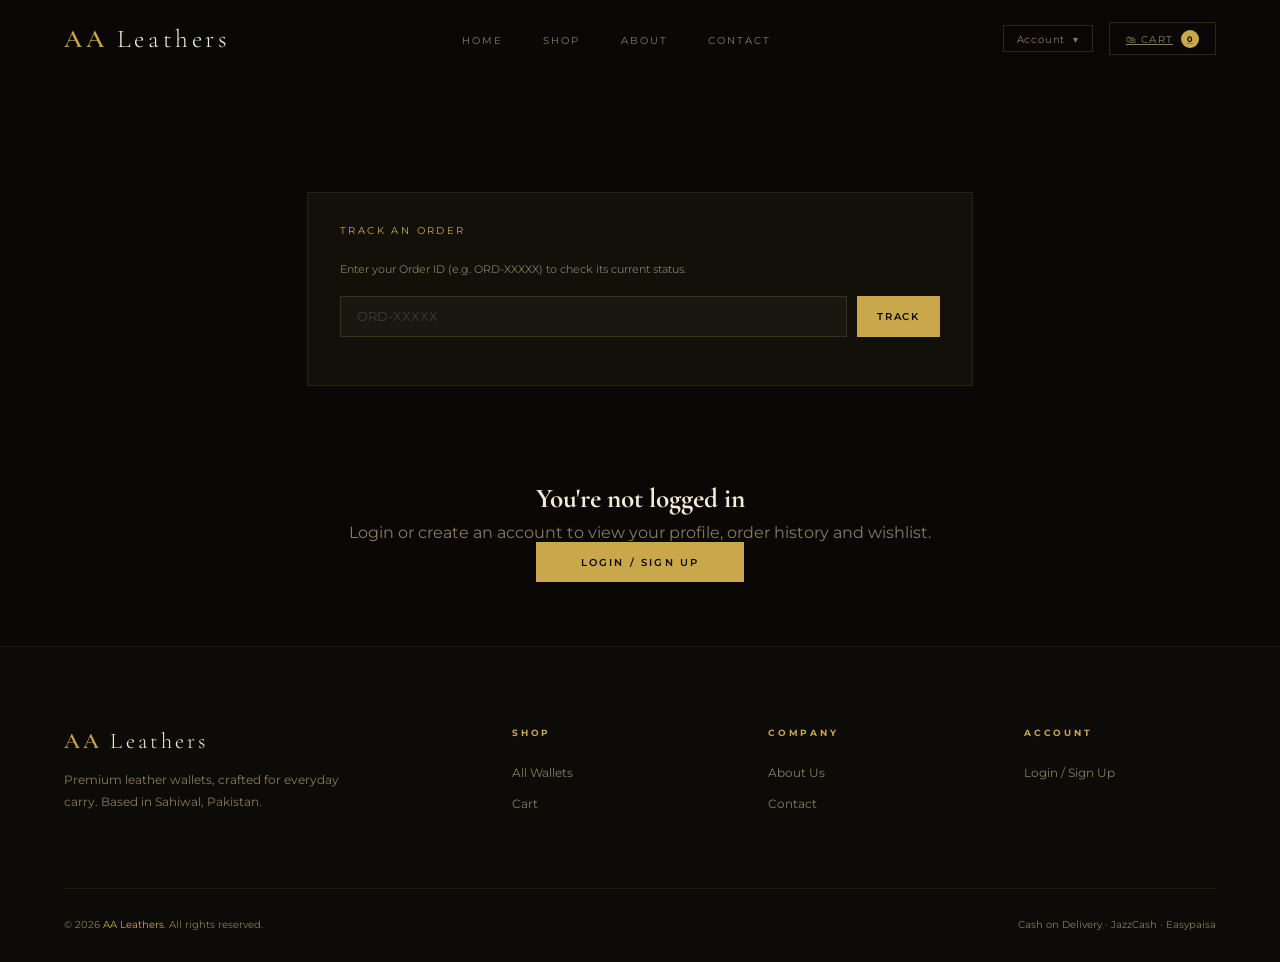
<file: user-profile.html>
<!DOCTYPE html>
<html lang="en">
<head>
<meta charset="UTF-8">
<meta name="viewport" content="width=device-width, initial-scale=1.0">
<title>My Account — AA Leathers</title>
<link href="https://fonts.googleapis.com/css2?family=Cormorant+Garamond:ital,wght@0,300;0,400;0,600;0,700;1,300;1,400&family=Montserrat:wght@200;300;400;500;600&display=swap" rel="stylesheet">
<link rel="stylesheet" href="css/style.css">
</head>
<body>

<nav id="navbar">
  <a href="index.html" class="nav-logo">AA<span> Leathers</span></a>
  <ul class="nav-links" id="navLinks">
    <li><a href="index.html">Home</a></li>
    <li><a href="products.html">Shop</a></li>
    <li><a href="about.html">About</a></li>
    <li><a href="contact.html">Contact</a></li>
  </ul>
  <div class="nav-right">
    <div class="account-menu" id="accountMenu">
      <button class="nav-user" id="accountToggle"><span id="accountLabel">Account</span> <span class="nav-user-label">▾</span></button>
      <div class="account-dropdown" id="accountDropdown"></div>
    </div>
    <a href="cart.html" class="nav-cart">🛍 Cart <span class="cart-badge" data-cart-count>0</span></a>
    <button class="nav-toggle" id="navToggle"><span></span><span></span><span></span></button>
  </div>
</nav>

<div style="padding-top:80px">

  <!-- Guest Order Tracking (always visible) -->
  <section class="home-section" style="padding-bottom:2rem">
    <div class="co-section" style="max-width:600px;margin:0 auto">
      <div class="co-sec-lbl">Track an Order</div>
      <p class="section-note">Enter your Order ID (e.g. ORD-XXXXX) to check its current status.</p>
      <div style="display:flex;gap:.6rem">
        <input class="f-inp" id="trackOrderId" placeholder="ORD-XXXXX">
        <button class="nav-btn solid" style="white-space:nowrap" onclick="trackOrder()">Track</button>
      </div>
      <div id="trackResult" style="margin-top:1rem"></div>
    </div>
  </section>

  <!-- Logged-out message -->
  <div id="loggedOutMsg" class="empty-state" style="display:none">
    <strong>You're not logged in</strong>
    <p>Login or create an account to view your profile, order history and wishlist.</p>
    <a href="login.html" class="btn-gold" style="text-decoration:none;display:inline-block">Login / Sign Up</a>
  </div>

  <!-- Account area -->
  <div class="acc-wrap" id="accWrap" style="display:none">
    <div class="acc-sidebar">
      <div class="acc-avatar-big" id="accAvatar">?</div>
      <div class="acc-uname" id="accName">—</div>
      <div class="acc-email" id="accEmail">—</div>
      <div class="acc-joined" id="accJoined">—</div>
      <ul class="acc-nav">
        <li><a class="active" data-panel="profile" onclick="showAccPanel('profile',this)">Profile Info</a></li>
        <li><a data-panel="orders" onclick="showAccPanel('orders',this)">My Orders</a></li>
        <li><a data-panel="wishlist" onclick="showAccPanel('wishlist',this)">Wishlist</a></li>
        <li><a class="acc-logout" onclick="doLogout()">Logout</a></li>
      </ul>
    </div>
    <div class="acc-main">
      <div class="acc-panel active" id="panel-profile">
        <h2 class="acc-sec-title">Profile Information</h2>
        <div class="profile-grid">
          <div class="f-grp"><label class="f-lbl">Full Name</label><input class="f-inp" id="pfName"></div>
          <div class="f-grp"><label class="f-lbl">Phone</label><input class="f-inp" id="pfPhone"></div>
          <div class="f-grp"><label class="f-lbl">Email</label><input class="f-inp" id="pfEmail"></div>
          <div class="f-grp"><label class="f-lbl">Delivery Address</label><input class="f-inp" id="pfAddress"></div>
        </div>
        <button class="profile-save-btn" onclick="saveProfile()">Save Changes</button>
      </div>

      <div class="acc-panel" id="panel-orders">
        <h2 class="acc-sec-title">My Orders</h2>
        <div id="ordersList"></div>
      </div>

      <div class="acc-panel" id="panel-wishlist">
        <h2 class="acc-sec-title">Wishlist</h2>
        <div class="wish-grid" id="wishlistGrid"></div>
      </div>
    </div>
  </div>

</div>

<footer>
  <div class="footer-grid">
    <div class="footer-brand">
      <a href="index.html" class="nav-logo">AA<span> Leathers</span></a>
      <p>Premium leather wallets, crafted for everyday carry. Based in Sahiwal, Pakistan.</p>
    </div>
    <div class="footer-col"><h4>Shop</h4><ul>
      <li><a href="products.html">All Wallets</a></li>
      <li><a href="cart.html">Cart</a></li>
    </ul></div>
    <div class="footer-col"><h4>Company</h4><ul>
      <li><a href="about.html">About Us</a></li>
      <li><a href="contact.html">Contact</a></li>
    </ul></div>
    <div class="footer-col"><h4>Account</h4><ul>
      <li><a href="login.html">Login / Sign Up</a></li>
    </ul></div>
  </div>
  <div class="footer-bottom">
    <div class="footer-copy">© 2026 <span>AA Leathers</span>. All rights reserved.</div>
    <div class="footer-copy">Cash on Delivery · JazzCash · Easypaisa</div>
  </div>
</footer>

<script src="js/data.js"></script>
<script src="js/ui.js"></script>
<script src="js/account.js"></script>
</body>
</html>
</file>
<file: css/style.css>
/* ═══════════════════════════════════════════
   AA LEATHERS — SHARED STYLESHEET
   Adapted from the LeatherLux single-page design
   (fonts, colors, components preserved) for a
   multi-page site. See README.md for notes on
   what was added/simplified from the original.
═══════════════════════════════════════════ */

*{margin:0;padding:0;box-sizing:border-box .order-detail-modal{padding:.75rem .5rem}
 .order-detail-dialog{padding:2.5rem .8rem .8rem}
 .order-detail-grid{grid-template-columns:1fr}
 .order-detail-lines>div{display:grid;gap:.2rem}
 .order-detail-lines span{text-align:left}
 .order-item-detail{grid-template-columns:56px 1fr}
 .order-item-media{width:56px;height:56px}
 .order-item-total{grid-column:2}
 .order-status-editor .co-select,.order-status-editor .admin-form-btn{width:100%}
}
:root{
  --gold:#C9A84C;--gold2:#E8C97A;--gold3:#8B6914;--gold-dim:rgba(201,168,76,0.15);
  --dark:#0A0806;--dark2:#111009;--dark3:#1A1710;--dark4:#0D0B07;
  --cream:#F5EDD8;--cream2:#E8D9BA;
  --text:#F0E6D0;--muted:#8A7A60;--muted2:#5A4A38;
  --success:#1D9E75;--danger:#E24B4A;--info:#378ADD;
}

html{scroll-behavior:smooth}
body{background:var(--dark);color:var(--text);font-family:'Montserrat',sans-serif;overflow-x:hidden}

/* ── SCROLLBAR ── */
::-webkit-scrollbar{width:4px}
::-webkit-scrollbar-track{background:var(--dark2)}
::-webkit-scrollbar-thumb{background:var(--gold3);border-radius:2px}

/* ══════════════════════════════
   NAVBAR
══════════════════════════════ */
#navbar{position:fixed;top:0;left:0;right:0;z-index:1000;padding:1.4rem 4rem;display:grid;grid-template-columns:auto 1fr auto;align-items:center;transition:.4s}
#navbar.scrolled{background:rgba(10,8,6,0.97);border-bottom:1px solid rgba(201,168,76,0.12);padding:1rem 4rem}
.nav-logo{font-family:'Cormorant Garamond',serif;font-size:1.6rem;font-weight:600;color:var(--gold);letter-spacing:.14em;cursor:pointer;text-decoration:none}
.nav-logo span{color:var(--cream);font-weight:300}
.nav-links{display:flex;justify-self:center;gap:2.5rem;list-style:none}
.nav-links a{color:var(--muted);text-decoration:none;font-size:.65rem;letter-spacing:.2em;text-transform:uppercase;cursor:pointer;transition:.3s;background:none;border:none;font-family:'Montserrat',sans-serif}
.nav-links a:hover{color:var(--gold)}
.nav-right{display:flex;gap:1rem;align-items:center}
.nav-cart{display:flex;align-items:center;gap:.5rem;cursor:pointer;color:var(--muted);font-size:.62rem;letter-spacing:.12em;text-transform:uppercase;border:1px solid rgba(201,168,76,0.2);padding:.4rem 1rem;transition:.3s}
.nav-cart:hover{border-color:var(--gold);color:var(--gold)}
.cart-badge{background:var(--gold);color:var(--dark);width:18px;height:18px;border-radius:50%;font-size:.5rem;font-weight:700;display:flex;align-items:center;justify-content:center}
.nav-user{background:transparent;cursor:pointer;display:flex;align-items:center;gap:.5rem;border:1px solid rgba(201,168,76,0.2);padding:.4rem .8rem;transition:.3s;color:var(--muted);font-size:.62rem;letter-spacing:.08em;font-family:'Montserrat',sans-serif}
.nav-user:hover{border-color:var(--gold);color:var(--gold)}
.nav-avatar{width:26px;height:26px;border-radius:50%;background:var(--gold3);display:flex;align-items:center;justify-content:center;font-size:.62rem;font-weight:700;color:var(--gold2);font-family:'Cormorant Garamond',serif}
.nav-btn{background:transparent;border:1px solid rgba(201,168,76,0.35);color:var(--gold);padding:.45rem 1.2rem;font-size:.6rem;letter-spacing:.18em;text-transform:uppercase;cursor:pointer;font-family:'Montserrat',sans-serif;transition:.3s}
.nav-btn:hover{background:var(--gold);color:var(--dark)}
.nav-btn.solid{background:var(--gold);color:var(--dark);font-weight:600;border-color:var(--gold)}
.nav-btn.solid:hover{background:var(--gold2)}

/* ══════════════════════════════
   PAGE SYSTEM
══════════════════════════════ */
.page{display:none;min-height:100vh;padding-top:80px}
.page.active{display:block;animation:pageIn .4s ease}
@keyframes pageIn{from{opacity:0;transform:translateY(16px)}to{opacity:1;transform:translateY(0)}}

/* ══════════════════════════════
   HOMEPAGE / HERO
══════════════════════════════ */
#page-home{padding-top:0}
#hero{position:relative;height:100vh;display:flex;align-items:center;justify-content:center;overflow:hidden}
#hero-canvas{position:absolute;inset:0;width:100%;height:100%}
.hero-content{position:relative;z-index:2;text-align:center;pointer-events:none}
.hero-eyebrow{font-size:.58rem;letter-spacing:.45em;text-transform:uppercase;color:var(--gold);margin-bottom:1.5rem;opacity:0;animation:fadeUp .9s .4s forwards}
.hero-title{font-family:'Cormorant Garamond',serif;font-size:clamp(3.5rem,9vw,8rem);font-weight:300;line-height:1.02;color:var(--cream);margin-bottom:1.5rem;opacity:0;animation:fadeUp .9s .7s forwards}
.hero-title em{font-style:italic;color:var(--gold)}
.hero-subtitle{font-size:.7rem;letter-spacing:.28em;text-transform:uppercase;color:var(--muted);margin-bottom:3rem;opacity:0;animation:fadeUp .9s 1s forwards}
.hero-actions{display:flex;gap:1.5rem;justify-content:center;pointer-events:all;opacity:0;animation:fadeUp .9s 1.3s forwards}
.btn-gold{background:var(--gold);color:var(--dark);padding:.9rem 2.8rem;font-size:.62rem;letter-spacing:.22em;text-transform:uppercase;border:none;cursor:pointer;font-family:'Montserrat',sans-serif;font-weight:600;transition:.3s}
.btn-gold:hover{background:var(--gold2);transform:translateY(-2px)}
.btn-outline{background:transparent;color:var(--cream);padding:.9rem 2.8rem;font-size:.62rem;letter-spacing:.22em;text-transform:uppercase;border:1px solid rgba(240,230,208,0.28);cursor:pointer;font-family:'Montserrat',sans-serif;transition:.3s}
.btn-outline:hover{border-color:var(--gold);color:var(--gold)}
.scroll-cue{position:absolute;bottom:2.5rem;left:50%;transform:translateX(-50%);display:flex;flex-direction:column;align-items:center;gap:.6rem;opacity:0;animation:fadeIn 1s 2.2s forwards}
.scroll-line{width:1px;height:55px;background:linear-gradient(to bottom,transparent,var(--gold));animation:scrollPulse 2.2s ease-in-out infinite}
.scroll-text{font-size:.52rem;letter-spacing:.35em;color:var(--muted);text-transform:uppercase}

/* MARQUEE BAND */
.marquee-band{background:var(--gold);overflow:hidden;padding:.65rem 0;position:relative;z-index:3}
.marquee-inner{display:flex;gap:3rem;white-space:nowrap;animation:marquee 28s linear infinite}
.marquee-inner:hover{animation-play-state:paused}
.m-item{font-size:.58rem;letter-spacing:.3em;text-transform:uppercase;color:var(--dark);font-weight:600}
.m-dot{color:rgba(10,8,6,.5);font-size:.9rem}

/* HOME SECTIONS */
.home-section{padding:7rem 4rem}

/* About Section */
.about-grid{display:grid;grid-template-columns:1fr 1fr;gap:6rem;align-items:center}
.sec-label{font-size:.58rem;letter-spacing:.4em;text-transform:uppercase;color:var(--gold);margin-bottom:1rem}
.sec-title{font-family:'Cormorant Garamond',serif;font-size:clamp(2.2rem,4.5vw,3.8rem);font-weight:300;color:var(--cream);line-height:1.1}
.sec-title em{font-style:italic;color:var(--gold)}
.about-body p{color:var(--muted);line-height:1.95;font-size:.82rem;margin-top:1.5rem;font-weight:300}
.stats-row{display:grid;grid-template-columns:repeat(4,1fr);gap:2rem;margin-top:3rem;border-top:1px solid rgba(201,168,76,0.18);padding-top:2.5rem}
.stat-item{text-align:center}
.stat-num{font-family:'Cormorant Garamond',serif;font-size:2.8rem;color:var(--gold);font-weight:300;line-height:1}
.stat-lbl{font-size:.58rem;letter-spacing:.18em;text-transform:uppercase;color:var(--muted);margin-top:.4rem}
.about-visual{height:520px;display:flex;align-items:center;justify-content:center}
#about-canvas{width:100%;height:100%}

/* Collections Preview */
.collections-section{background:var(--dark3)}
.sec-header{text-align:center;margin-bottom:4rem}
.home-grid{display:grid;grid-template-columns:repeat(3,1fr);gap:2rem}
.hcard{background:var(--dark2);border:1px solid rgba(201,168,76,0.1);overflow:hidden;cursor:pointer;transition:all .35s;position:relative}
.hcard:hover{border-color:rgba(201,168,76,0.5);transform:translateY(-7px)}
.hcard:hover .hcard-view{opacity:1;transform:translateY(0)}
.hcard-img{height:220px;display:flex;align-items:center;justify-content:center;background:var(--dark3);position:relative;overflow:hidden}
.hcard-badge{position:absolute;top:1rem;left:1rem;background:var(--gold);color:var(--dark);font-size:.5rem;letter-spacing:.15em;text-transform:uppercase;padding:.28rem .65rem;font-weight:700}
.hcard-body{padding:1.5rem}
.hcard-cat{font-size:.55rem;letter-spacing:.22em;text-transform:uppercase;color:var(--muted);margin-bottom:.4rem}
.hcard-name{font-family:'Cormorant Garamond',serif;font-size:1.3rem;color:var(--cream);margin-bottom:.5rem}
.hcard-desc{font-size:.68rem;color:var(--muted);line-height:1.7;margin-bottom:1rem}
.hcard-foot{display:flex;justify-content:space-between;align-items:center}
.hcard-price{font-family:'Cormorant Garamond',serif;font-size:1.3rem;color:var(--gold)}
.hcard-add{background:transparent;border:1px solid rgba(201,168,76,0.35);color:var(--gold);padding:.45rem 1rem;font-size:.58rem;letter-spacing:.15em;text-transform:uppercase;cursor:pointer;font-family:'Montserrat',sans-serif;transition:.3s}
.hcard-add:hover{background:var(--gold);color:var(--dark)}
.hcard-view{position:absolute;bottom:0;left:0;right:0;background:linear-gradient(to top,rgba(10,8,6,0.95),transparent);padding:1rem;text-align:center;font-size:.6rem;letter-spacing:.18em;text-transform:uppercase;color:var(--gold);opacity:0;transform:translateY(8px);transition:.3s}

/* Process Section */
.process-section{background:var(--dark2);text-align:center}
.process-row{display:grid;grid-template-columns:repeat(5,1fr);gap:0;margin-top:5rem;position:relative}
.process-row::before{content:'';position:absolute;top:2rem;left:10%;right:10%;height:1px;background:linear-gradient(to right,transparent,rgba(201,168,76,0.4),transparent)}
.proc-step{padding:1.5rem 1rem}
.proc-num{width:4rem;height:4rem;border:1px solid rgba(201,168,76,0.5);border-radius:50%;display:flex;align-items:center;justify-content:center;margin:0 auto 1.5rem;font-family:'Cormorant Garamond',serif;font-size:1.2rem;color:var(--gold);background:var(--dark2);position:relative;z-index:1;transition:.3s}
.proc-step:hover .proc-num{background:var(--gold);color:var(--dark)}
.proc-title{font-size:.65rem;letter-spacing:.2em;text-transform:uppercase;color:var(--cream);margin-bottom:.5rem}
.proc-desc{font-size:.63rem;color:var(--muted);line-height:1.65}

/* Engraving Section */
.engrave-section{display:grid;grid-template-columns:1fr 1fr;gap:6rem;align-items:center}
.engrave-body p{color:var(--muted);font-size:.82rem;line-height:1.95;margin-top:1.5rem;font-weight:300}
.engrave-input-wrap{margin-top:2rem}
.eng-lbl{font-size:.58rem;letter-spacing:.28em;text-transform:uppercase;color:var(--gold);margin-bottom:.7rem;display:block}
.eng-input{width:100%;background:transparent;border:none;border-bottom:1px solid rgba(201,168,76,0.35);color:var(--cream);font-family:'Cormorant Garamond',serif;font-size:2.2rem;padding:.5rem 0;outline:none;letter-spacing:.1em;transition:.3s}
.eng-input:focus{border-color:var(--gold)}
.eng-input::placeholder{color:rgba(240,230,208,0.18)}
.engrave-preview{height:420px;display:flex;align-items:center;justify-content:center}
#engrave-canvas{width:100%;height:100%}

/* Reviews */
.reviews-section{background:var(--dark3)}
.reviews-grid{display:grid;grid-template-columns:repeat(3,1fr);gap:2rem;margin-top:3rem}
.review-card{background:var(--dark2);border:1px solid rgba(201,168,76,0.1);padding:2.5rem;transition:.3s}
.review-card:hover{border-color:rgba(201,168,76,0.4);transform:translateY(-4px)}
.review-stars{color:var(--gold);font-size:.78rem;letter-spacing:.1em;margin-bottom:.8rem}
.review-quote-mark{font-family:'Cormorant Garamond',serif;font-size:3.5rem;color:var(--gold);opacity:.38;line-height:.8;margin-bottom:.8rem}
.review-text{font-size:.78rem;color:var(--muted);line-height:1.85;margin-bottom:1.5rem;font-style:italic;font-weight:300}
.review-author{font-size:.62rem;letter-spacing:.18em;text-transform:uppercase;color:var(--cream)}
.review-loc{font-size:.58rem;color:var(--muted);margin-top:.25rem}

/* CTA Banner */
.cta-banner{background:linear-gradient(135deg,var(--dark3),var(--dark2));border-top:1px solid rgba(201,168,76,0.15);border-bottom:1px solid rgba(201,168,76,0.15);text-align:center;padding:6rem 4rem}
.cta-banner h2{font-family:'Cormorant Garamond',serif;font-size:clamp(2rem,4vw,3.5rem);font-weight:300;color:var(--cream);margin-bottom:1rem}
.cta-banner p{color:var(--muted);font-size:.8rem;margin-bottom:2.5rem;letter-spacing:.08em}

/* FOOTER */
footer{background:var(--dark4);border-top:1px solid rgba(201,168,76,0.1);padding:5rem 4rem 2rem}
.footer-grid{display:grid;grid-template-columns:2fr 1fr 1fr 1fr;gap:4rem;margin-bottom:4rem}
.footer-brand .nav-logo{font-size:1.4rem;display:inline-block;margin-bottom:1rem}
.footer-brand p{font-size:.72rem;color:var(--muted);line-height:1.85;max-width:280px}
.footer-col h4{font-size:.58rem;letter-spacing:.3em;text-transform:uppercase;color:var(--gold);margin-bottom:1.5rem}
.footer-col ul{list-style:none}
.footer-col li{margin-bottom:.75rem}
.footer-col a{color:var(--muted);text-decoration:none;font-size:.72rem;transition:.3s;cursor:pointer}
.footer-col a:hover{color:var(--gold)}
.footer-bottom{border-top:1px solid rgba(201,168,76,0.1);padding-top:1.8rem;display:flex;justify-content:space-between;align-items:center}
.footer-copy{font-size:.62rem;color:var(--muted)}
.footer-copy span{color:var(--gold)}

/* ══════════════════════════════
   SHOP PAGE
══════════════════════════════ */
.shop-hero{text-align:center;padding:4rem 3rem 2.5rem;background:linear-gradient(to bottom,rgba(26,23,16,.9),var(--dark))}
.shop-title{font-family:'Cormorant Garamond',serif;font-size:clamp(2rem,5vw,3.8rem);font-weight:300;color:var(--cream);margin:.8rem 0}
.shop-filters{display:flex;gap:.7rem;justify-content:center;margin:1.5rem 0;flex-wrap:wrap}
.filter-btn{background:var(--dark3);border:1px solid rgba(201,168,76,0.2);color:var(--muted);padding:.38rem 1.1rem;font-size:.58rem;letter-spacing:.15em;text-transform:uppercase;cursor:pointer;font-family:'Montserrat',sans-serif;transition:.3s}
.filter-btn:hover,.filter-btn.active{border-color:var(--gold);color:var(--dark);background:var(--gold)}
.shop-sort{display:flex;align-items:center;gap:1rem;padding:.5rem 3rem;justify-content:flex-end}
.shop-sort label{font-size:.6rem;letter-spacing:.15em;text-transform:uppercase;color:var(--muted)}
.sort-select{appearance:none;background:var(--dark3);border:1px solid rgba(201,168,76,0.2);color:var(--cream);padding:.4rem 2rem .4rem .8rem;font-family:'Montserrat',sans-serif;font-size:.7rem;outline:none;cursor:pointer;background-image:linear-gradient(45deg,transparent 50%,var(--gold) 50%),linear-gradient(135deg,var(--gold) 50%,transparent 50%);background-position:calc(100% - 12px) 50%,calc(100% - 8px) 50%;background-size:4px 4px,4px 4px;background-repeat:no-repeat}
.sort-select:focus{border-color:var(--gold)}
.sort-select option,.co-select option{background:var(--dark2);color:var(--cream)}
.shop-grid{display:grid;grid-template-columns:repeat(3,1fr);gap:2rem;padding:1rem 3rem 5rem}
.product-card{background:var(--dark2);border:1px solid rgba(201,168,76,0.1);cursor:pointer;transition:all .35s;position:relative;overflow:hidden}
.product-card::after{content:'';position:absolute;inset:0;background:linear-gradient(135deg,rgba(201,168,76,.04),transparent);opacity:0;transition:.35s;pointer-events:none}
.product-card:hover{border-color:rgba(201,168,76,0.5);transform:translateY(-7px)}
.product-card:hover::after{opacity:1}
.pc-img{height:230px;background:var(--dark3);display:flex;align-items:center;justify-content:center;position:relative;overflow:hidden}
.pc-badge{position:absolute;top:.9rem;left:.9rem;background:var(--gold);color:var(--dark);font-size:.48rem;letter-spacing:.14em;text-transform:uppercase;padding:.25rem .6rem;font-weight:700;z-index:1}
.pc-body{padding:1.6rem}
.pc-cat{font-size:.55rem;letter-spacing:.22em;text-transform:uppercase;color:var(--muted);margin-bottom:.35rem}
.pc-name{font-family:'Cormorant Garamond',serif;font-size:1.3rem;color:var(--cream);margin-bottom:.5rem}
.pc-desc{font-size:.68rem;color:var(--muted);line-height:1.7;margin-bottom:1.1rem}
.pc-foot{display:flex;justify-content:space-between;align-items:center}
.pc-price{font-family:'Cormorant Garamond',serif;font-size:1.35rem;color:var(--gold)}
.pc-add{background:transparent;border:1px solid rgba(201,168,76,0.35);color:var(--gold);padding:.45rem .9rem;font-size:.56rem;letter-spacing:.14em;text-transform:uppercase;cursor:pointer;font-family:'Montserrat',sans-serif;transition:.3s}
.pc-add:hover{background:var(--gold);color:var(--dark)}
.pc-view{font-size:.58rem;letter-spacing:.15em;text-transform:uppercase;color:var(--muted);cursor:pointer;transition:.3s;margin-top:.9rem;text-align:center;padding-top:.9rem;border-top:1px solid rgba(201,168,76,0.08)}
.pc-view:hover{color:var(--gold)}

/* ══════════════════════════════
   PRODUCT DETAIL PAGE
══════════════════════════════ */
.pd-back{padding:1.5rem 3rem .5rem;cursor:pointer;color:var(--muted);font-size:.62rem;letter-spacing:.16em;text-transform:uppercase;display:inline-flex;align-items:center;gap:.5rem;transition:.3s;background:none;border:none;font-family:'Montserrat',sans-serif}
.pd-back:hover{color:var(--gold)}
.pd-layout{display:grid;grid-template-columns:1fr 1fr;gap:5rem;padding:1rem 3rem 5rem;align-items:start}
.pd-viewer{background:var(--dark3);border:1px solid rgba(201,168,76,0.15)}
.pd-canvas-wrap{width:100%;height:420px;display:flex;align-items:center;justify-content:center}
#pd-canvas{display:block;cursor:grab}
#pd-canvas:active{cursor:grabbing}
.pd-controls{display:flex;gap:.5rem;padding:1rem;justify-content:center;border-top:1px solid rgba(201,168,76,0.1);flex-wrap:wrap}
.pd-ctrl{background:transparent;border:1px solid rgba(201,168,76,0.2);color:var(--muted);padding:.38rem .9rem;font-size:.56rem;letter-spacing:.12em;text-transform:uppercase;cursor:pointer;font-family:'Montserrat',sans-serif;transition:.3s}
.pd-ctrl:hover,.pd-ctrl.active{border-color:var(--gold);color:var(--gold)}
.pd-hint{text-align:center;font-size:.56rem;color:var(--muted2);padding:.5rem;letter-spacing:.1em}
.pd-label{font-size:.56rem;letter-spacing:.35em;text-transform:uppercase;color:var(--gold);margin-bottom:.8rem}
.pd-name{font-family:'Cormorant Garamond',serif;font-size:2.5rem;font-weight:300;color:var(--cream);line-height:1.1;margin-bottom:.4rem}
.pd-tagline{font-size:.72rem;color:var(--muted);font-style:italic;margin-bottom:1.5rem}
.pd-price-row{display:flex;align-items:baseline;gap:.8rem;margin-bottom:.5rem}
.pd-price{font-family:'Cormorant Garamond',serif;font-size:2rem;color:var(--gold)}
.pd-instock{font-size:.6rem;letter-spacing:.15em;text-transform:uppercase;color:var(--success);margin-bottom:1.8rem}
.pd-sec-title{font-size:.58rem;letter-spacing:.25em;text-transform:uppercase;color:var(--gold);margin-bottom:.7rem;margin-top:1.4rem}
.pd-features{list-style:none;display:grid;grid-template-columns:1fr 1fr;gap:.45rem}
.pd-features li{font-size:.7rem;color:var(--muted);display:flex;align-items:center;gap:.45rem}
.pd-features li::before{content:'✦';color:var(--gold);font-size:.48rem;flex-shrink:0}
.pd-colors{display:flex;gap:.6rem;margin-top:.5rem}
.color-swatch{width:26px;height:26px;border-radius:50%;cursor:pointer;border:2px solid transparent;transition:.3s;outline:2px solid transparent;outline-offset:2px}
.color-swatch.active{border-color:var(--gold);outline-color:rgba(201,168,76,.4)}
.pd-eng-input{width:100%;background:transparent;border:none;border-bottom:1px solid rgba(201,168,76,0.3);color:var(--cream);font-family:'Cormorant Garamond',serif;font-size:1.7rem;padding:.4rem 0;outline:none;letter-spacing:.09em;transition:.3s}
.pd-eng-input:focus{border-color:var(--gold)}
.pd-eng-input::placeholder{color:rgba(240,230,208,0.18)}
.pd-qty-row{display:flex;align-items:center;gap:.9rem;margin:1.4rem 0}
.qty-btn{width:32px;height:32px;background:transparent;border:1px solid rgba(201,168,76,0.3);color:var(--gold);font-size:1.1rem;cursor:pointer;transition:.3s;display:flex;align-items:center;justify-content:center;flex-shrink:0}
.qty-btn:hover{background:var(--gold);color:var(--dark)}
.qty-val{font-family:'Cormorant Garamond',serif;font-size:1.4rem;color:var(--cream);min-width:32px;text-align:center}
.pd-add-btn{width:100%;background:var(--gold);color:var(--dark);border:none;padding:1rem;font-size:.62rem;letter-spacing:.25em;text-transform:uppercase;cursor:pointer;font-family:'Montserrat',sans-serif;font-weight:700;transition:.3s;margin-bottom:.8rem}
.pd-add-btn:hover{background:var(--gold2)}
.pd-wish-btn{width:100%;background:transparent;border:1px solid rgba(201,168,76,0.22);color:var(--muted);padding:.8rem;font-size:.58rem;letter-spacing:.18em;text-transform:uppercase;cursor:pointer;font-family:'Montserrat',sans-serif;transition:.3s}
.pd-wish-btn:hover{border-color:var(--gold);color:var(--gold)}

/* ══════════════════════════════
   AUTH PAGE
══════════════════════════════ */
.auth-wrap{min-height:calc(100vh - 80px);display:flex;align-items:center;justify-content:center;padding:3rem;background:radial-gradient(ellipse at center,rgba(26,23,16,.6),transparent)}
.auth-card{background:var(--dark2);border:1px solid rgba(201,168,76,0.2);padding:3rem;width:100%;max-width:450px}
.auth-logo{font-family:'Cormorant Garamond',serif;font-size:1.6rem;color:var(--gold);text-align:center;margin-bottom:.4rem;letter-spacing:.13em}
.auth-logo span{color:var(--cream);font-weight:300}
.auth-tagline{text-align:center;font-size:.68rem;color:var(--muted);letter-spacing:.1em;margin-bottom:2.5rem}
.auth-tabs{display:flex;border-bottom:1px solid rgba(201,168,76,0.15);margin-bottom:2rem}
.auth-tab{flex:1;background:none;border:none;color:var(--muted);padding:.8rem;font-size:.6rem;letter-spacing:.2em;text-transform:uppercase;cursor:pointer;font-family:'Montserrat',sans-serif;border-bottom:2px solid transparent;transition:.3s}
.auth-tab.active{color:var(--gold);border-bottom-color:var(--gold)}
.auth-section{display:none;flex-direction:column;gap:1.2rem}
.auth-section.active{display:flex}
.f-grp{display:flex;flex-direction:column;gap:.4rem}
.f-grp-row{display:grid;grid-template-columns:1fr 1fr;gap:1rem}
.f-lbl{font-size:.56rem;letter-spacing:.2em;text-transform:uppercase;color:var(--muted)}
.f-inp{background:var(--dark3);border:1px solid rgba(201,168,76,0.18);color:var(--cream);padding:.75rem 1rem;font-family:'Montserrat',sans-serif;font-size:.8rem;outline:none;transition:.3s;width:100%}
.f-inp:focus{border-color:var(--gold)}
.f-inp::placeholder{color:rgba(240,230,208,0.18)}
.f-btn{background:var(--gold);color:var(--dark);border:none;padding:.95rem;font-size:.62rem;letter-spacing:.25em;text-transform:uppercase;cursor:pointer;font-family:'Montserrat',sans-serif;font-weight:700;transition:.3s}
.f-btn:hover{background:var(--gold2)}
.f-err{color:var(--danger);font-size:.65rem;text-align:center;min-height:1.1rem}
.f-note{font-size:.65rem;color:var(--muted);text-align:center}
.f-note a{color:var(--gold);cursor:pointer}
.f-divider{text-align:center;color:var(--muted);font-size:.62rem;letter-spacing:.15em;position:relative;margin:.2rem 0}
.f-divider::before,.f-divider::after{content:'';position:absolute;top:50%;width:42%;height:1px;background:rgba(201,168,76,0.13)}
.f-divider::before{left:0}.f-divider::after{right:0}
.f-demo{background:transparent;border:1px solid rgba(201,168,76,0.2);color:var(--muted);padding:.75rem;font-size:.6rem;letter-spacing:.15em;text-transform:uppercase;cursor:pointer;font-family:'Montserrat',sans-serif;transition:.3s}
.f-demo:hover{border-color:var(--gold);color:var(--gold)}
.f-check-row{display:flex;align-items:center;gap:.7rem;cursor:pointer}
.f-checkbox{width:16px;height:16px;border:1px solid rgba(201,168,76,0.3);background:var(--dark3);flex-shrink:0;display:flex;align-items:center;justify-content:center;transition:.3s}
.f-checkbox.on{background:var(--gold);border-color:var(--gold)}
.f-checkbox.on::after{content:'✓';color:var(--dark);font-size:.65rem;font-weight:700;line-height:1}
.f-chk-lbl{font-size:.68rem;color:var(--muted)}

/* ══════════════════════════════
   CART PAGE
══════════════════════════════ */
.cart-page-wrap{padding:2rem 3rem 5rem}
.page-title{font-family:'Cormorant Garamond',serif;font-size:2.2rem;font-weight:300;color:var(--cream);margin-bottom:2rem}
.cart-layout{display:grid;grid-template-columns:1fr 360px;gap:3rem;align-items:start}
.cart-table-head{display:grid;grid-template-columns:70px 1fr 110px 110px 40px;gap:1rem;padding:.5rem 0;border-bottom:1px solid rgba(201,168,76,0.18);margin-bottom:.5rem}
.cart-col-head{font-size:.56rem;letter-spacing:.2em;text-transform:uppercase;color:var(--gold)}
.cart-row{display:grid;grid-template-columns:70px 1fr 110px 110px 40px;gap:1rem;align-items:center;border-bottom:1px solid rgba(201,168,76,0.06);padding:.9rem 0}
.cart-thumb{width:70px;height:58px;background:var(--dark3);overflow:hidden;display:flex;align-items:center;justify-content:center}
.cart-item-name{font-family:'Cormorant Garamond',serif;font-size:.95rem;color:var(--cream);margin-bottom:.25rem}
.cart-item-cat{font-size:.58rem;letter-spacing:.12em;text-transform:uppercase;color:var(--muted)}
.cart-item-eng{font-size:.6rem;color:var(--gold);margin-top:.2rem}
.qty-mini{display:flex;align-items:center;gap:.4rem}
.qty-mini button{width:24px;height:24px;background:transparent;border:1px solid rgba(201,168,76,0.22);color:var(--gold);cursor:pointer;font-size:.9rem;transition:.3s;display:flex;align-items:center;justify-content:center;flex-shrink:0}
.qty-mini button:hover{background:var(--gold);color:var(--dark)}
.qty-mini span{font-size:.9rem;color:var(--cream);min-width:20px;text-align:center}
.cart-item-price{font-family:'Cormorant Garamond',serif;font-size:1.1rem;color:var(--gold)}
.cart-remove{background:none;border:none;color:var(--muted);cursor:pointer;font-size:1.1rem;transition:.3s;display:flex;align-items:center;justify-content:center}
.cart-remove:hover{color:var(--danger)}
.cart-empty{text-align:center;padding:5rem 2rem}
.cart-empty strong{font-family:'Cormorant Garamond',serif;font-size:1.8rem;color:var(--cream);display:block;margin-bottom:.5rem}
.cart-empty p{color:var(--muted);font-size:.8rem;margin-bottom:2rem}
/* Order Summary */
.order-sum{background:var(--dark2);border:1px solid rgba(201,168,76,0.15);padding:2rem;position:sticky;top:90px}
.os-title{font-family:'Cormorant Garamond',serif;font-size:1.4rem;color:var(--cream);margin-bottom:1.5rem;padding-bottom:1rem;border-bottom:1px solid rgba(201,168,76,0.12)}
.os-row{display:flex;justify-content:space-between;margin-bottom:.75rem;font-size:.76rem}
.os-lbl{color:var(--muted)}
.os-val{color:var(--cream)}
.os-total-row{display:flex;justify-content:space-between;margin-top:1.2rem;padding-top:1.2rem;border-top:1px solid rgba(201,168,76,0.18)}
.os-total-lbl{font-size:.62rem;letter-spacing:.2em;text-transform:uppercase;color:var(--muted)}
.os-total-val{font-family:'Cormorant Garamond',serif;font-size:1.6rem;color:var(--gold)}
.promo-row{display:flex;gap:.5rem;margin-top:1rem}
.promo-inp{flex:1;background:var(--dark3);border:1px solid rgba(201,168,76,0.18);color:var(--cream);padding:.6rem .8rem;font-family:'Montserrat',sans-serif;font-size:.75rem;outline:none}
.promo-inp:focus{border-color:var(--gold)}
.promo-btn{background:transparent;border:1px solid rgba(201,168,76,0.3);color:var(--gold);padding:.6rem 1rem;font-size:.56rem;letter-spacing:.12em;cursor:pointer;font-family:'Montserrat',sans-serif;transition:.3s;white-space:nowrap}
.promo-btn:hover{background:var(--gold);color:var(--dark)}
.promo-msg{font-size:.62rem;margin-top:.4rem;min-height:1rem}
.promo-ok{color:var(--success)}.promo-err{color:var(--danger)}
.checkout-btn{width:100%;background:var(--gold);color:var(--dark);border:none;padding:1rem;font-size:.64rem;letter-spacing:.25em;text-transform:uppercase;cursor:pointer;font-family:'Montserrat',sans-serif;font-weight:700;transition:.3s;margin-top:1.5rem}
.checkout-btn:hover{background:var(--gold2)}
.checkout-btn:disabled{background:var(--muted2);cursor:not-allowed;color:var(--dark3)}

/* ══════════════════════════════
   CHECKOUT PAGE
══════════════════════════════ */
.co-wrap{max-width:1000px;margin:0 auto;padding:2rem 3rem 6rem}
.co-title{font-family:'Cormorant Garamond',serif;font-size:2.2rem;font-weight:300;color:var(--cream);margin-bottom:1.5rem}
.co-steps{display:flex;border-bottom:1px solid rgba(201,168,76,0.12);margin-bottom:2.5rem}
.co-step{flex:1;text-align:center;padding:.8rem;font-size:.56rem;letter-spacing:.2em;text-transform:uppercase;color:var(--muted);border-bottom:2px solid transparent;transition:.3s}
.co-step.active{color:var(--gold);border-bottom-color:var(--gold)}
.co-step.done{color:var(--success);border-bottom-color:var(--success)}
.co-grid{display:grid;grid-template-columns:1fr 320px;gap:3rem;align-items:start}
.co-main{}
.co-panel{display:none}
.co-panel.active{display:block}
.co-section{background:var(--dark2);border:1px solid rgba(201,168,76,0.12);padding:2rem;margin-bottom:1.5rem}
.co-sec-lbl{font-size:.6rem;letter-spacing:.25em;text-transform:uppercase;color:var(--gold);margin-bottom:1.5rem}
.co-grid2{display:grid;grid-template-columns:1fr 1fr;gap:1rem}
.co-grid3{display:grid;grid-template-columns:1fr 1fr 1fr;gap:1rem}
.co-select{appearance:none;background:var(--dark3);border:1px solid rgba(201,168,76,0.18);color:var(--cream);padding:.75rem 2rem .75rem 1rem;font-family:'Montserrat',sans-serif;font-size:.8rem;outline:none;width:100%;background-image:linear-gradient(45deg,transparent 50%,var(--gold) 50%),linear-gradient(135deg,var(--gold) 50%,transparent 50%);background-position:calc(100% - 14px) 50%,calc(100% - 10px) 50%;background-size:4px 4px,4px 4px;background-repeat:no-repeat}
.co-select:focus{border-color:var(--gold)}
.pay-opt{border:1px solid rgba(201,168,76,0.15);padding:1rem 1.2rem;cursor:pointer;transition:.3s;margin-bottom:.7rem;display:flex;align-items:center;gap:1rem}
.pay-opt:hover,.pay-opt.selected{border-color:rgba(201,168,76,.5)}
.pay-radio{width:16px;height:16px;border:1px solid rgba(201,168,76,.4);border-radius:50%;display:flex;align-items:center;justify-content:center;flex-shrink:0}
.pay-radio.on::after{content:'';width:8px;height:8px;border-radius:50%;background:var(--gold);display:block}
.pay-name{font-size:.76rem;color:var(--cream)}
.pay-sub{font-size:.6rem;color:var(--muted)}
.co-next-btn{background:var(--gold);color:var(--dark);border:none;padding:.9rem 2.5rem;font-size:.62rem;letter-spacing:.22em;text-transform:uppercase;cursor:pointer;font-family:'Montserrat',sans-serif;font-weight:700;transition:.3s}
.co-next-btn:hover{background:var(--gold2)}
.co-back-lnk{color:var(--muted);font-size:.6rem;cursor:pointer;letter-spacing:.12em;text-transform:uppercase;margin-right:1.5rem;transition:.3s;background:none;border:none;font-family:'Montserrat',sans-serif}
.co-back-lnk:hover{color:var(--gold)}
.co-place-btn{background:var(--success);color:#fff;border:none;padding:.9rem 2.5rem;font-size:.62rem;letter-spacing:.22em;text-transform:uppercase;cursor:pointer;font-family:'Montserrat',sans-serif;font-weight:700;transition:.3s}
.co-place-btn:hover{background:#16B87D}
/* Checkout sidebar */
.co-sidebar{position:sticky;top:90px}
.co-sum{background:var(--dark2);border:1px solid rgba(201,168,76,0.12);padding:1.8rem}
.co-sum-title{font-size:.6rem;letter-spacing:.2em;text-transform:uppercase;color:var(--gold);margin-bottom:1rem}
.co-sum-item{display:flex;justify-content:space-between;margin-bottom:.65rem;font-size:.74rem}
.co-sum-iname{color:var(--muted);max-width:175px;overflow:hidden;text-overflow:ellipsis;white-space:nowrap}
.co-sum-iprice{color:var(--cream);white-space:nowrap}
.co-sum-divider{border:none;border-top:1px solid rgba(201,168,76,0.1);margin:.8rem 0}
.co-sum-total{display:flex;justify-content:space-between}
.co-sum-tlbl{font-size:.76rem;color:var(--muted)}
.co-sum-tval{font-family:'Cormorant Garamond',serif;font-size:1.4rem;color:var(--gold)}
/* Order confirm */
.order-confirm-wrap{text-align:center;padding:4rem 2rem;background:var(--dark2);border:1px solid rgba(201,168,76,0.2);margin:1rem 0}
.oc-icon{font-size:3rem;color:var(--gold);margin-bottom:1rem}
.oc-title{font-family:'Cormorant Garamond',serif;font-size:2.8rem;color:var(--cream);margin-bottom:.5rem;font-weight:300}
.oc-num{font-size:.68rem;letter-spacing:.3em;color:var(--gold);margin-bottom:1.5rem}
.oc-msg{font-size:.8rem;color:var(--muted);line-height:1.9;max-width:480px;margin:0 auto 2.5rem}

/* ══════════════════════════════
   ACCOUNT PAGE
══════════════════════════════ */
.acc-wrap{display:grid;grid-template-columns:250px 1fr;gap:3rem;padding:2.5rem 3rem 5rem;align-items:start}
.acc-sidebar{background:var(--dark2);border:1px solid rgba(201,168,76,0.12);padding:2rem}
.acc-avatar-big{width:68px;height:68px;border-radius:50%;background:var(--gold3);display:flex;align-items:center;justify-content:center;font-size:1.5rem;font-weight:600;color:var(--gold2);margin:0 auto 1rem;font-family:'Cormorant Garamond',serif;border:2px solid rgba(201,168,76,0.3)}
.acc-uname{text-align:center;font-family:'Cormorant Garamond',serif;font-size:1.3rem;color:var(--cream);margin-bottom:.25rem}
.acc-email{text-align:center;font-size:.62rem;color:var(--muted);margin-bottom:.5rem}
.acc-joined{text-align:center;font-size:.58rem;color:var(--muted2);letter-spacing:.12em;margin-bottom:2rem}
.acc-nav{list-style:none}
.acc-nav li{border-bottom:1px solid rgba(201,168,76,0.06)}
.acc-nav a{display:block;padding:.8rem 0;font-size:.62rem;letter-spacing:.15em;text-transform:uppercase;color:var(--muted);cursor:pointer;transition:.3s;background:none;border:none;font-family:'Montserrat',sans-serif;text-align:left;width:100%}
.acc-nav a:hover,.acc-nav a.active{color:var(--gold)}
.acc-nav .acc-logout{color:var(--danger)}
.acc-main{}
.acc-panel{display:none}
.acc-panel.active{display:block}
.acc-sec-title{font-family:'Cormorant Garamond',serif;font-size:2rem;font-weight:300;color:var(--cream);margin-bottom:2rem}
.order-hist-card{background:var(--dark2);border:1px solid rgba(201,168,76,0.12);padding:1.5rem;margin-bottom:1rem;transition:.3s}
.order-hist-card:hover{border-color:rgba(201,168,76,.3)}
.ohc-row{display:flex;justify-content:space-between;align-items:flex-start;gap:1rem}
.ohc-id{font-size:.62rem;letter-spacing:.15em;color:var(--gold);margin-bottom:.4rem}
.ohc-items{font-size:.8rem;color:var(--cream);margin-bottom:.35rem}
.ohc-meta{font-size:.6rem;color:var(--muted)}
.ohc-right{text-align:right;flex-shrink:0}
.ohc-status{font-size:.56rem;letter-spacing:.12em;text-transform:uppercase;padding:.28rem .65rem;border:1px solid;display:inline-block;margin-bottom:.5rem}
.status-processing{color:var(--gold);border-color:rgba(201,168,76,.4)}
.status-delivered{color:var(--success);border-color:rgba(29,158,117,.4)}
.ohc-total{font-family:'Cormorant Garamond',serif;font-size:1.4rem;color:var(--gold)}
.profile-grid{display:grid;grid-template-columns:1fr 1fr;gap:1.2rem;margin-bottom:1.5rem}
.profile-save-btn{background:var(--gold);color:var(--dark);border:none;padding:.85rem 2rem;font-size:.6rem;letter-spacing:.22em;text-transform:uppercase;cursor:pointer;font-family:'Montserrat',sans-serif;font-weight:700;transition:.3s}
.profile-save-btn:hover{background:var(--gold2)}
.wish-grid{display:grid;grid-template-columns:repeat(2,1fr);gap:1.5rem}
.wish-card{background:var(--dark3);border:1px solid rgba(201,168,76,0.1);padding:1.3rem;position:relative;transition:.3s}
.wish-card:hover{border-color:rgba(201,168,76,.35)}
.wish-remove{position:absolute;top:.7rem;right:.8rem;background:none;border:none;color:var(--muted);cursor:pointer;transition:.3s;font-size:.85rem}
.wish-remove:hover{color:var(--danger)}
.wish-name{font-family:'Cormorant Garamond',serif;font-size:1.1rem;color:var(--cream);margin-bottom:.3rem}
.wish-price{font-size:.85rem;color:var(--gold);margin-bottom:.9rem}
.wish-btn{width:100%;background:transparent;border:1px solid rgba(201,168,76,0.28);color:var(--gold);padding:.48rem;font-size:.56rem;letter-spacing:.12em;text-transform:uppercase;cursor:pointer;font-family:'Montserrat',sans-serif;transition:.3s}
.wish-btn:hover{background:var(--gold);color:var(--dark)}

/* ══════════════════════════════
   ADMIN PANEL
══════════════════════════════ */
.admin-overlay{position:fixed;inset:0;background:rgba(0,0,0,0.85);z-index:3000;display:none;align-items:center;justify-content:center;padding:2rem}
.admin-overlay.open{display:flex}
.admin-panel{background:var(--dark2);border:1px solid rgba(201,168,76,0.3);width:100%;max-width:960px;max-height:90vh;overflow-y:auto;padding:2.5rem}
.admin-header{display:flex;justify-content:space-between;align-items:center;margin-bottom:1.5rem;border-bottom:1px solid rgba(201,168,76,0.15);padding-bottom:1.5rem}
.admin-title{font-family:'Cormorant Garamond',serif;font-size:1.8rem;color:var(--cream)}
.admin-close-btn{background:none;border:1px solid rgba(201,168,76,0.3);color:var(--gold);padding:.4rem 1rem;font-size:.58rem;letter-spacing:.18em;cursor:pointer;font-family:'Montserrat',sans-serif;transition:.3s;text-transform:uppercase}
.admin-close-btn:hover{background:var(--gold);color:var(--dark)}
.admin-stats{display:grid;grid-template-columns:repeat(4,1fr);gap:1rem;margin-bottom:2rem}
.admin-stat{background:var(--dark3);border:1px solid rgba(201,168,76,0.1);padding:1.2rem;text-align:center}
.admin-stat-num{font-family:'Cormorant Garamond',serif;font-size:1.8rem;color:var(--gold)}
.admin-stat-lbl{font-size:.55rem;letter-spacing:.15em;text-transform:uppercase;color:var(--muted);margin-top:.3rem}
.admin-tabs{display:flex;gap:0;border-bottom:1px solid rgba(201,168,76,0.15);margin-bottom:2rem}
.admin-tab{background:none;border:none;color:var(--muted);padding:.75rem 1.5rem;font-size:.58rem;letter-spacing:.2em;text-transform:uppercase;cursor:pointer;font-family:'Montserrat',sans-serif;border-bottom:2px solid transparent;transition:.3s}
.admin-tab.active{color:var(--gold);border-bottom-color:var(--gold)}
.admin-section{display:none}
.admin-section.active{display:block}
.admin-form-grid{display:grid;grid-template-columns:1fr 1fr;gap:1.2rem}
.admin-form-grid .full{grid-column:1/-1}
.admin-form-btn{background:var(--gold);color:var(--dark);border:none;padding:.8rem 2rem;font-size:.6rem;letter-spacing:.22em;text-transform:uppercase;cursor:pointer;font-family:'Montserrat',sans-serif;font-weight:700;transition:.3s;margin-top:.5rem}
.admin-form-btn:hover{background:var(--gold2)}
.admin-table{width:100%;border-collapse:collapse}
.admin-table th{font-size:.54rem;letter-spacing:.2em;text-transform:uppercase;color:var(--gold);padding:.75rem 1rem;text-align:left;border-bottom:1px solid rgba(201,168,76,0.18)}
.admin-table td{font-size:.74rem;color:var(--muted);padding:.75rem 1rem;border-bottom:1px solid rgba(201,168,76,0.05)}
.admin-table tr:hover td{color:var(--cream)}
.tbl-btn{background:none;border:1px solid rgba(201,168,76,0.25);color:var(--gold);padding:.28rem .65rem;font-size:.52rem;cursor:pointer;font-family:'Montserrat',sans-serif;transition:.3s;letter-spacing:.1em}
.tbl-btn:hover{background:var(--gold);color:var(--dark)}
.tbl-btn.del{border-color:rgba(226,75,74,.3);color:var(--danger)}
.tbl-btn.del:hover{background:var(--danger);color:#fff}

/* ══════════════════════════════
   TOAST NOTIFICATIONS
══════════════════════════════ */
#toast-container{position:fixed;bottom:2rem;right:2rem;z-index:9999;display:flex;flex-direction:column;gap:.5rem;pointer-events:none}
.toast{background:rgba(17,16,9,0.98);border:1px solid rgba(201,168,76,0.45);color:var(--cream);padding:.85rem 1.4rem;font-size:.66rem;letter-spacing:.1em;opacity:0;transform:translateX(30px);transition:.38s;display:flex;align-items:center;gap:.6rem;min-width:220px}
.toast.show{opacity:1;transform:translateX(0)}
.toast-icon{color:var(--gold);font-size:.85rem;flex-shrink:0}
.toast-success .toast-icon{color:var(--success)}
.toast-danger .toast-icon{color:var(--danger)}

/* ══════════════════════════════
   REVEAL ANIMATIONS
══════════════════════════════ */
.reveal{opacity:0;transform:translateY(35px);transition:opacity .75s ease,transform .75s ease}
.reveal.in{opacity:1;transform:translateY(0)}

/* ══════════════════════════════
   KEYFRAMES
══════════════════════════════ */
@keyframes fadeUp{from{opacity:0;transform:translateY(28px)}to{opacity:1;transform:translateY(0)}}
@keyframes fadeIn{from{opacity:0}to{opacity:1}}
@keyframes marquee{from{transform:translateX(0)}to{transform:translateX(-50%)}}
@keyframes scrollPulse{0%,100%{opacity:.25;transform:scaleY(.7)}50%{opacity:1;transform:scaleY(1)}}
@keyframes spin{to{transform:rotate(360deg)}}

/* ══════════════════════════════
   UTILITY
══════════════════════════════ */
.divider-gold{height:1px;background:linear-gradient(to right,transparent,rgba(201,168,76,.35),transparent);margin:0}
.empty-state{text-align:center;padding:4rem 2rem;color:var(--muted)}
.empty-state strong{font-family:'Cormorant Garamond',serif;font-size:1.7rem;color:var(--cream);display:block;margin-bottom:.5rem}

/* ══════════════════════════════
   MOBILE NAV TOGGLE (added for AA Leathers multi-page site)
══════════════════════════════ */
.nav-toggle{display:none;flex-direction:column;gap:5px;background:none;border:none;cursor:pointer;padding:.4rem;z-index:1001}
.nav-toggle span{display:block;width:24px;height:1px;background:var(--gold)}
.nav-links.open{display:flex}

/* ══════════════════════════════
   GENERIC PAGE HEADER (about/contact/admin banners)
══════════════════════════════ */
.page-header{text-align:center;padding:7rem 3rem 3rem;background:linear-gradient(to bottom,rgba(26,23,16,.9),var(--dark))}
.page-header .sec-label{justify-content:center;display:flex}
.page-header h1{font-family:'Cormorant Garamond',serif;font-size:clamp(2rem,5vw,3.8rem);font-weight:300;color:var(--cream);margin:.6rem 0}
.page-header p{color:var(--muted);font-size:.78rem;letter-spacing:.05em;max-width:520px;margin:0 auto}

/* ══════════════════════════════
   ACCOUNT DROPDOWN (Login/Admin menu in navbar)
══════════════════════════════ */
.account-menu{position:relative}
.account-dropdown{position:absolute;top:calc(100% + .8rem);right:0;background:var(--dark2);border:1px solid rgba(201,168,76,0.35);box-shadow:0 12px 30px rgba(0,0,0,.45);min-width:210px;display:none;flex-direction:column;z-index:50}
.account-dropdown.open{display:flex}
.account-dropdown a{padding:.85rem 1.2rem;font-size:.62rem;letter-spacing:.12em;text-transform:uppercase;color:var(--muted);text-decoration:none;transition:.3s;border-bottom:1px solid rgba(201,168,76,0.12)}
.account-dropdown a:last-child{border-bottom:none}
.account-dropdown a:hover,.account-dropdown a:focus{color:var(--gold);background:var(--dark3);padding-left:1.4rem}
.hidden-admin-bar{position:fixed;top:5.5rem;left:50%;transform:translateX(-50%) translateY(-1rem);width:min(420px,calc(100% - 2.4rem));padding:.9rem 1rem;background:var(--dark2);border:1px solid rgba(201,168,76,.45);box-shadow:0 12px 30px rgba(0,0,0,.45);display:none;align-items:center;justify-content:space-between;gap:1rem;z-index:2000;opacity:0}
.hidden-admin-bar.open{display:flex;animation:hiddenAdminBarIn .25s ease forwards}
.hidden-admin-bar strong{display:block;color:var(--cream);font-size:.7rem;letter-spacing:.16em;text-transform:uppercase}
.hidden-admin-bar span{display:block;color:var(--muted);font-size:.58rem;margin-top:.25rem}
.hidden-admin-actions{display:flex;align-items:center;gap:.7rem}
.hidden-admin-actions .nav-btn{white-space:nowrap}
.hidden-admin-close{background:transparent;border:0;color:var(--muted);font-size:1.5rem;line-height:1;cursor:pointer;padding:.1rem .3rem}
.hidden-admin-close:hover{color:var(--gold)}
@keyframes hiddenAdminBarIn{to{opacity:1;transform:translateX(-50%) translateY(0)}}

/* ══════════════════════════════
   SIMPLE PRODUCT ICON (in place of 3D canvas / photography)
══════════════════════════════ */
.wallet-icon{color:var(--gold);display:inline-flex;width:64px;height:64px;opacity:.85}
.wallet-icon-svg{width:100%;height:100%}
.pc-img .wallet-icon,.hcard-img .wallet-icon{width:84px;height:84px}
.pd-viewer-static{width:100%;height:420px;display:flex;align-items:center;justify-content:center}
.pd-viewer-static .wallet-icon{width:160px;height:160px}
.pd-main-image{width:100%;height:100%;object-fit:contain}
.pd-gallery-controls{display:flex;gap:.5rem;flex-wrap:wrap;padding:.7rem;justify-content:center}
.pd-gallery-thumb{width:58px;height:58px;padding:0;background:var(--dark2);border:1px solid rgba(201,168,76,.2);cursor:pointer}
.pd-gallery-thumb.active,.pd-gallery-thumb:hover{border-color:var(--gold)}
.pd-gallery-thumb img{width:100%;height:100%;object-fit:cover}
.pd-gallery-arrow{width:30px;height:58px;background:var(--dark2);border:1px solid rgba(201,168,76,.2);color:var(--gold);font-size:1.5rem;cursor:pointer}
.pd-gallery-arrow:hover{border-color:var(--gold);background:var(--dark3)}
.variant-image-control{display:flex;align-items:center;gap:.6rem;min-width:170px}
.variant-image-button{padding:.35rem .6rem;white-space:nowrap}
.variant-image-button input{display:none}
.variant-image-preview{width:42px;height:42px;object-fit:cover;border:1px solid rgba(201,168,76,.35)}
.variant-image-empty{font-size:.58rem;color:var(--muted)}
.payment-proof-modal{position:fixed;inset:0;background:rgba(0,0,0,.86);display:none;align-items:center;justify-content:center;padding:1.2rem;z-index:3000}
.payment-proof-modal.open{display:flex}
.payment-proof-dialog{position:relative;max-width:min(900px,100%);max-height:95vh;padding:2.5rem 1rem 1rem;background:var(--dark2);border:1px solid rgba(201,168,76,.35);text-align:center}
.payment-proof-dialog img{display:block;max-width:100%;max-height:78vh;object-fit:contain;margin:auto}
.payment-proof-close{position:absolute;top:.45rem;right:.65rem;background:transparent;border:0;color:var(--muted);font-size:1.7rem;line-height:1;cursor:pointer}
.payment-proof-close:hover{color:var(--gold)}
.payment-proof-error{display:none;color:var(--danger);font-size:.75rem}
.cart-thumb .wallet-icon{width:32px;height:32px}
.admin-table .wallet-icon{width:28px;height:28px}
.order-row{cursor:pointer}
.order-id-button{background:none;border:0;color:var(--gold);cursor:pointer;font:inherit;padding:0;text-align:left}
.order-id-button:hover{text-decoration:underline}
.order-detail-modal{position:fixed;inset:0;background:rgba(0,0,0,.86);display:none;align-items:flex-start;justify-content:center;padding:2rem 1rem;overflow:auto;z-index:2900}
.order-detail-modal.open{display:flex}
.order-detail-dialog{position:relative;width:min(1000px,100%);background:var(--dark2);border:1px solid rgba(201,168,76,.35);padding:2.8rem 1.4rem 1.4rem}
.order-detail-dialog h2{color:var(--cream);font-family:'Cormorant Garamond',serif;font-size:2rem;font-weight:400;margin:.35rem 0 1.5rem}
.order-detail-grid{display:grid;grid-template-columns:repeat(2,minmax(0,1fr));gap:1rem;margin-bottom:1rem}
.order-detail-card{background:var(--dark3);border:1px solid rgba(201,168,76,.12);padding:1.1rem;margin-bottom:1rem}
.order-detail-card h3{color:var(--gold);font-size:.65rem;letter-spacing:.18em;text-transform:uppercase;margin:0 0 1rem}
.order-detail-lines{display:grid;gap:.65rem}
.order-detail-lines>div{display:flex;justify-content:space-between;gap:1rem;font-size:.7rem;color:var(--muted)}
.order-detail-lines strong{color:var(--cream);font-weight:500}
.order-detail-lines span{text-align:right}
.pre-line{white-space:pre-line}
.order-items-detail{display:grid;gap:.7rem}
.order-item-detail{display:grid;grid-template-columns:72px 1fr auto;align-items:center;gap:1rem;border-top:1px solid rgba(201,168,76,.1);padding-top:.8rem}
.order-item-media{width:72px;height:72px;display:flex;align-items:center;justify-content:center;color:var(--gold);overflow:hidden}
.order-item-image{width:100%;height:100%;object-fit:cover}
.order-item-placeholder{width:52px;height:52px;color:var(--gold)}
.order-item-info h4{color:var(--cream);font-size:.8rem;margin:0 0 .35rem}
.order-item-info p{color:var(--muted);font-size:.65rem;margin:.2rem 0}
.order-item-total{color:var(--gold);font-size:.75rem;white-space:nowrap}
.order-status-editor{display:flex;gap:.75rem;align-items:center;flex-wrap:wrap}
.order-total-lines{display:grid;gap:.55rem;color:var(--muted);font-size:.75rem}
.order-total-lines>div{display:flex;justify-content:space-between;gap:1rem}
.order-total-lines strong{color:var(--cream)}
.order-total-lines .order-grand-total{border-top:1px solid rgba(201,168,76,.25);padding-top:.75rem;margin-top:.25rem;color:var(--cream);font-size:.9rem}
.order-grand-total strong{color:var(--gold);font-size:1rem}
.password-actions{display:flex;justify-content:space-between;align-items:center;gap:1rem;margin-top:.45rem}
.show-password-btn,.forgot-password-btn{background:none;border:0;color:var(--gold);cursor:pointer;font:inherit;font-size:.58rem;letter-spacing:.08em;padding:0;text-align:left}
.show-password-btn:hover,.forgot-password-btn:hover{color:var(--gold2);text-decoration:underline}
input[type="password"]::-ms-reveal,input[type="password"]::-ms-clear{display:none}

/* ══════════════════════════════
   FORM EXTRAS (file input, checkboxes, textarea, admin controls)
══════════════════════════════ */
.f-inp[type="file"]{padding:.6rem 1rem;cursor:pointer}
textarea.f-inp{resize:vertical;min-height:90px;font-family:'Montserrat',sans-serif}
.f-hint{font-size:.6rem;color:var(--muted2);margin-top:-.2rem}
.badge-instock{color:var(--success)}
.badge-outstock{color:var(--danger)}
.status-pill{font-size:.54rem;letter-spacing:.12em;text-transform:uppercase;padding:.28rem .65rem;border:1px solid;display:inline-block}
.status-pending{color:var(--muted);border-color:rgba(138,122,96,.4)}
.status-confirmed{color:var(--info);border-color:rgba(55,138,221,.4)}
.status-processing{color:var(--gold);border-color:rgba(201,168,76,.4)}
.status-shipped{color:#7AA6D6;border-color:rgba(122,166,214,.4)}
.status-delivered{color:var(--success);border-color:rgba(29,158,117,.4)}
.status-cancelled{color:var(--danger);border-color:rgba(226,75,74,.4)}
.pc-rating{color:var(--gold);font-size:.62rem;letter-spacing:.08em;margin-top:.55rem}
.pc-rating span{color:var(--muted);letter-spacing:0;font-size:.58rem}
.review-summary{display:flex;align-items:center;gap:1rem;border-bottom:1px solid rgba(201,168,76,.12);padding:.5rem 0 1rem;margin-bottom:1rem}
.review-average{font-family:'Cormorant Garamond',serif;color:var(--cream);font-size:2rem}
.review-average span{color:var(--gold)}
.review-summary-copy{color:var(--muted);font-size:.6rem;line-height:1.7}
.review-form-card{background:var(--dark3);border:1px solid rgba(201,168,76,.12);padding:1rem;margin-bottom:1rem}
.review-form-card h3{color:var(--cream);font-family:'Cormorant Garamond',serif;font-size:1.2rem;font-weight:400;margin:0 0 .75rem}
.review-form-label{color:var(--muted);font-size:.58rem;letter-spacing:.12em;text-transform:uppercase}
.review-rating-input{display:flex;gap:.1rem;margin:.35rem 0 .75rem}
.review-star-choice{background:none;border:0;color:var(--muted2);cursor:pointer;font-size:1.3rem;padding:0 .1rem}
.review-star-choice.selected,.review-star-choice:hover{color:var(--gold)}
.review-textarea{width:100%;min-height:72px;background:var(--dark2);border:1px solid rgba(201,168,76,.18);color:var(--cream);padding:.7rem;font:inherit;font-size:.7rem;resize:vertical;outline:none}
.review-textarea:focus{border-color:var(--gold)}
.review-form-footer{display:flex;align-items:center;justify-content:space-between;gap:1rem;margin-top:.65rem}
.review-form-message{font-size:.62rem;color:var(--muted);line-height:1.5}
.review-form-message.error{color:var(--danger)}
.product-review{border-bottom:1px solid rgba(201,168,76,.08);padding:.8rem 0}
.product-review-head{display:flex;justify-content:space-between;gap:1rem;color:var(--cream);font-size:.68rem}
.product-review-head span{color:var(--muted);font-size:.58rem}
.product-review .review-stars{color:var(--gold);font-size:.7rem;margin:.3rem 0}
.product-review p{color:var(--muted);font-size:.7rem;line-height:1.7;margin:0}
.pay-opt.disabled{opacity:.4;cursor:not-allowed}
.section-note{font-size:.68rem;color:var(--muted);line-height:1.8;margin-bottom:1rem}
.inline-actions{display:flex;gap:.6rem;flex-wrap:wrap}
.table-wrap{overflow-x:auto}
.center-note{text-align:center;color:var(--muted);font-size:.72rem;padding:2rem}

/* ══════════════════════════════
   RESPONSIVE (added for NFR-11)
══════════════════════════════ */
@media (max-width:1024px){
  #navbar{padding:1.1rem 2rem}
  .home-section{padding:5rem 2rem}
  .about-grid,.engrave-section{gap:3rem}
  .home-grid{grid-template-columns:repeat(2,1fr)}
  .reviews-grid{grid-template-columns:repeat(2,1fr)}
  .shop-grid{grid-template-columns:repeat(2,1fr);padding:1rem 2rem 4rem}
  .pd-layout{gap:3rem;padding:1rem 2rem 4rem}
  .cart-layout{grid-template-columns:1fr;gap:2rem}
  .co-grid{grid-template-columns:1fr;gap:2rem}
  .acc-wrap{grid-template-columns:1fr;gap:2rem;padding:2rem}
  .footer-grid{grid-template-columns:1fr 1fr;gap:2.5rem}
  .process-row{grid-template-columns:repeat(3,1fr);gap:1.5rem 0}
  .process-row::before{display:none}
  .stats-row{grid-template-columns:repeat(2,1fr);gap:1.5rem}
  .wish-grid{grid-template-columns:1fr}
}
@media (max-width:720px){
  #navbar{padding:1rem 1.2rem;grid-template-columns:auto 1fr auto}
  .nav-links{position:fixed;top:64px;left:0;right:0;background:var(--dark2);flex-direction:column;gap:0;display:none;border-bottom:1px solid rgba(201,168,76,0.15)}
  .nav-links a{padding:1rem 1.5rem;width:100%;border-bottom:1px solid rgba(201,168,76,0.06)}
  .nav-toggle{display:flex}
  .nav-right{gap:.5rem}
  .nav-user span.nav-user-label{display:none}
  .hero-actions{flex-direction:column;align-items:center}
  .home-section{padding:3.5rem 1.2rem}
  .about-grid,.engrave-section{grid-template-columns:1fr}
  .about-visual,.engrave-preview{height:260px}
  .home-grid,.shop-grid,.reviews-grid{grid-template-columns:1fr}
  .shop-grid{padding:1rem 1.2rem 3rem}
  .shop-filters{padding:0 1rem}
  .shop-sort{padding:.5rem 1.2rem;justify-content:center}
  .pd-layout{grid-template-columns:1fr;padding:1rem 1.2rem 3rem}
  .process-row{grid-template-columns:1fr 1fr}
  .cart-page-wrap,.co-wrap,.acc-wrap{padding:1.2rem 1.2rem 3rem}
  .cart-table-head{display:none}
  .cart-row{grid-template-columns:56px 1fr;grid-template-areas:"thumb name" "thumb qty" "thumb price" "thumb remove";row-gap:.4rem}
  .cart-thumb{grid-area:thumb}
  .footer-grid{grid-template-columns:1fr;gap:2rem;text-align:center}
  .footer-brand p{margin:0 auto}
  .footer-bottom{flex-direction:column;gap:.8rem;text-align:center}
  .admin-stats{grid-template-columns:repeat(2,1fr)}
  .admin-form-grid,.co-grid2,.co-grid3,.profile-grid{grid-template-columns:1fr}
  .admin-tabs{overflow-x:auto}
  #navbar.scrolled{padding:.9rem 1.2rem}
  .page-header{padding:6rem 1.2rem 2.2rem}
  .hidden-admin-bar{top:4.8rem;align-items:flex-start;flex-direction:column}
  .hidden-admin-actions{width:100%;justify-content:space-between}
}
</file>
